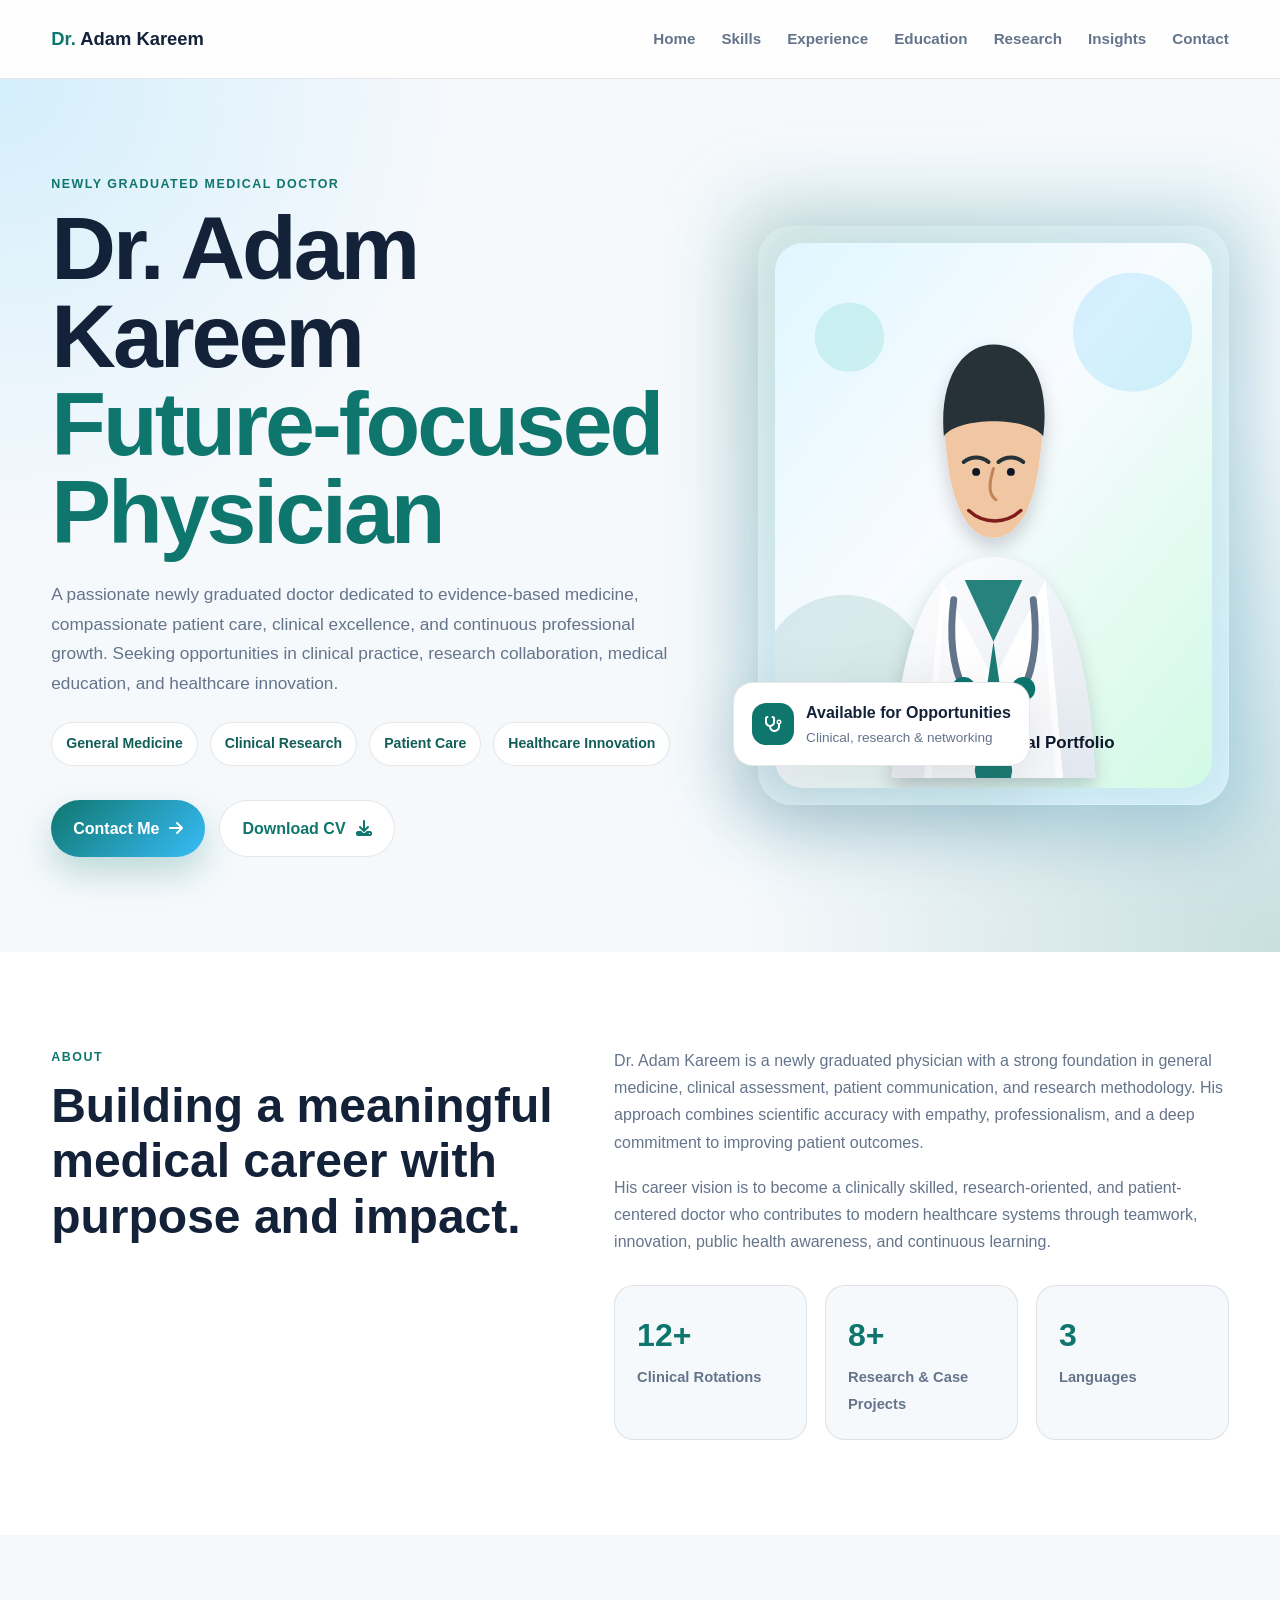
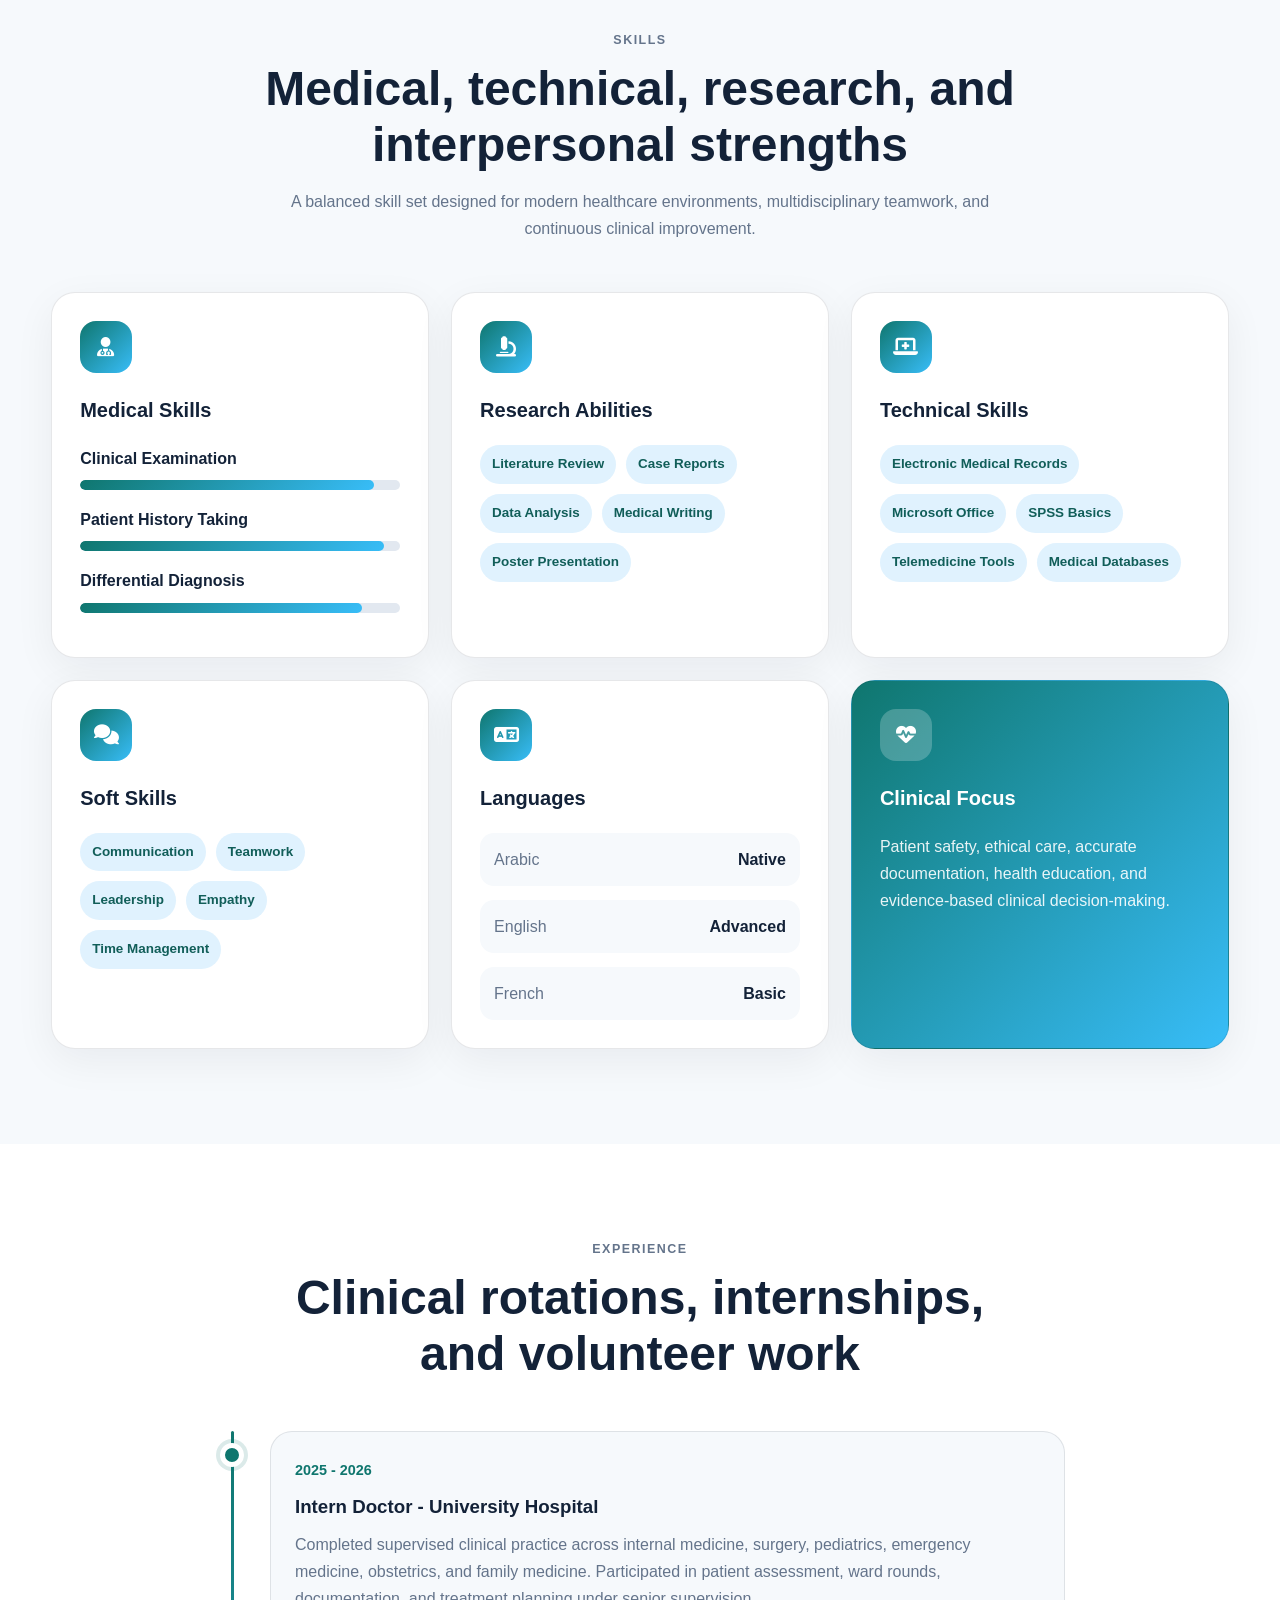
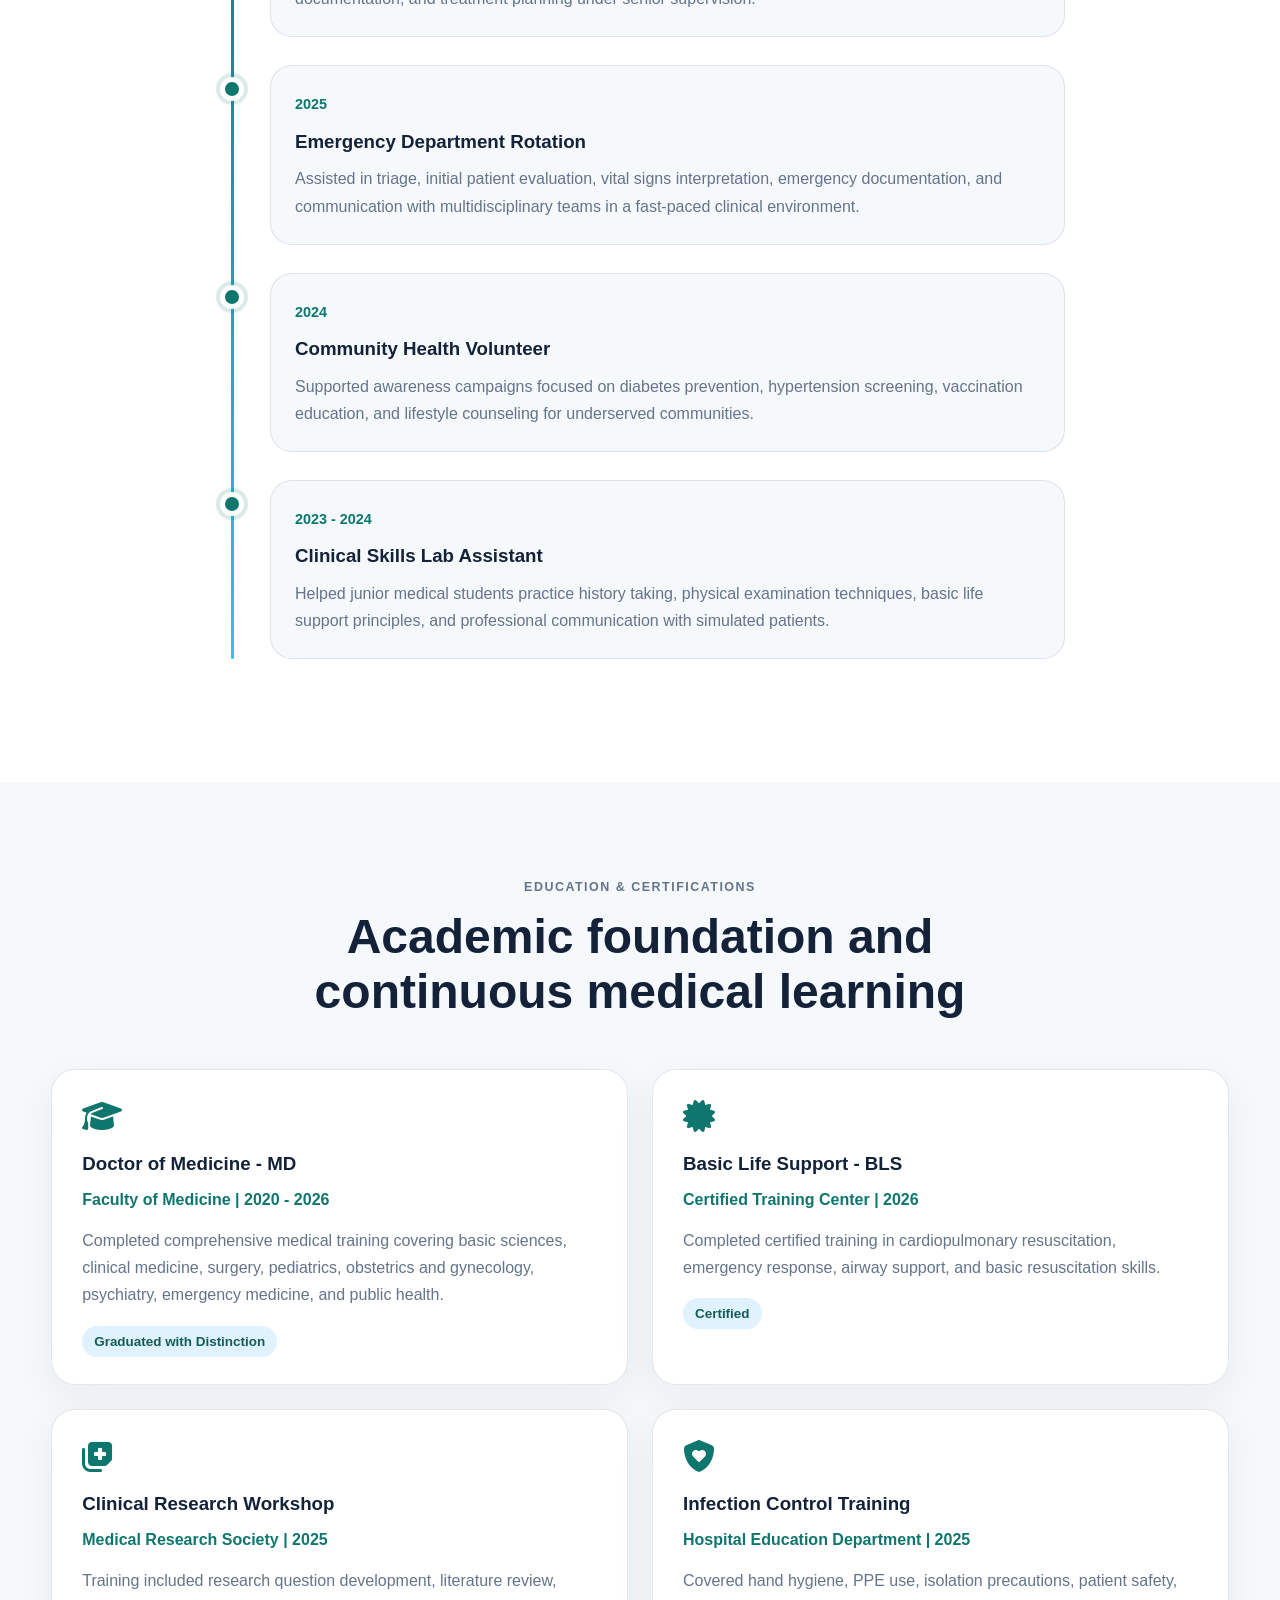
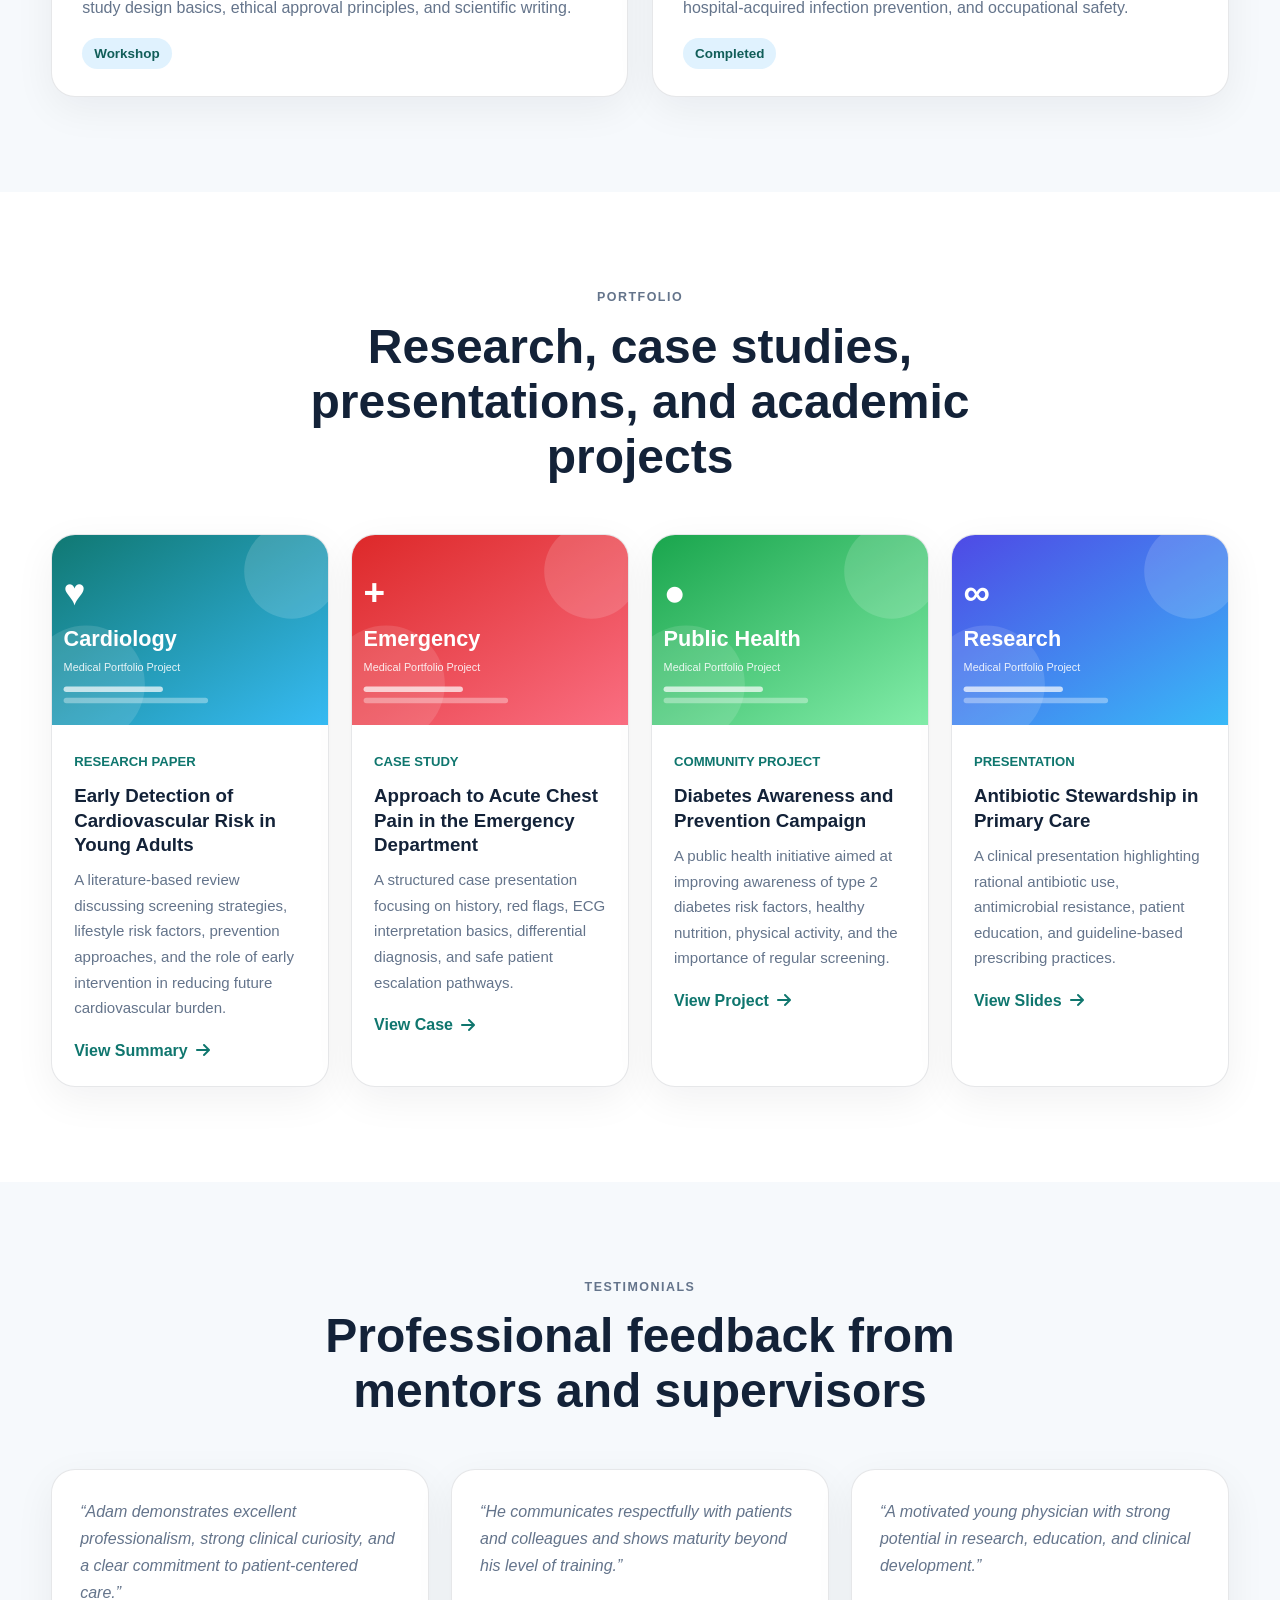
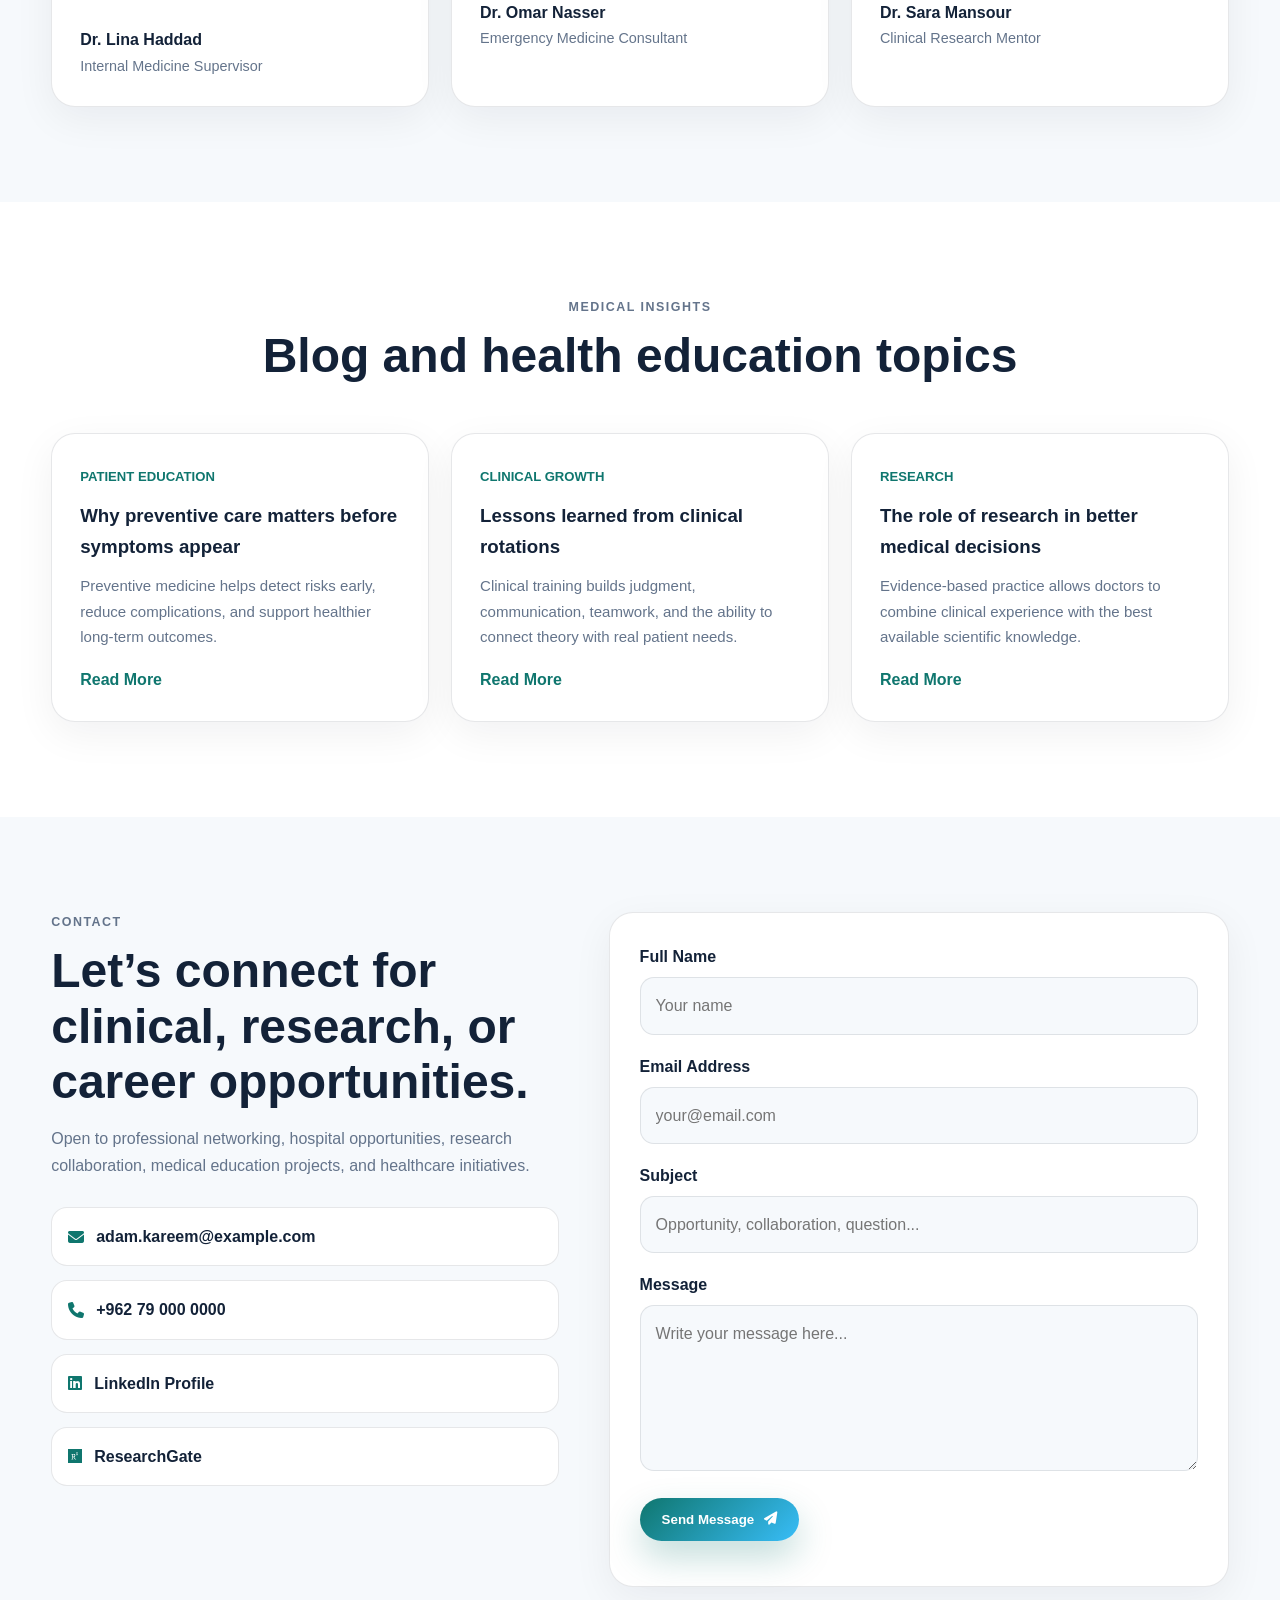
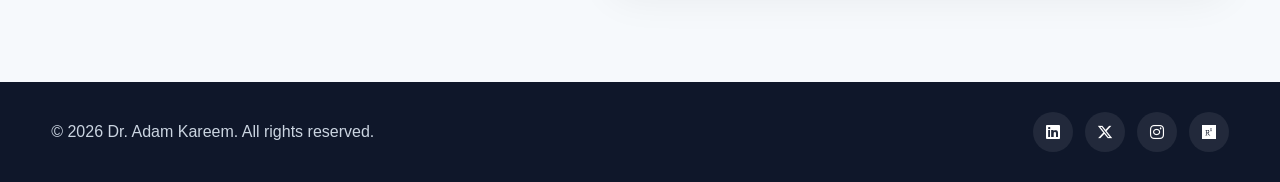
<file: index.html>
<!DOCTYPE html>
<html lang="en">
<head>
  <meta charset="UTF-8" />
  <meta name="viewport" content="width=device-width, initial-scale=1.0" />
  <title>Dr. Adam Kareem | Medical Portfolio</title>

  <link rel="stylesheet" href="mid14.css" />

  <!-- Icons -->
  <link
    rel="stylesheet"
    href="https://cdnjs.cloudflare.com/ajax/libs/font-awesome/6.5.1/css/all.min.css"
  />
</head>
<body>

  <!-- Navbar -->
  <header class="navbar">
    <div class="container nav-content">
      <a href="#home" class="logo">
        <span>Dr.</span> Adam Kareem
      </a>

      <button class="menu-toggle" id="menuToggle">
        <i class="fa-solid fa-bars"></i>
      </button>

      <nav class="nav-links" id="navLinks">
        <a href="#home">Home</a>
        <a href="#skills">Skills</a>
        <a href="#experience">Experience</a>
        <a href="#education">Education</a>
        <a href="#portfolio">Research</a>
        <a href="#blog">Insights</a>
        <a href="#contact">Contact</a>
      </nav>
    </div>
  </header>

  <!-- Hero -->
  <section class="hero section" id="home">
    <div class="container hero-grid">
      <div class="hero-text">
        <p class="eyebrow">Newly Graduated Medical Doctor</p>

        <h1>
          Dr. Adam Kareem
          <span>Future-focused Physician</span>
        </h1>

        <p class="hero-description">
          A passionate newly graduated doctor dedicated to evidence-based medicine,
          compassionate patient care, clinical excellence, and continuous professional
          growth. Seeking opportunities in clinical practice, research collaboration,
          medical education, and healthcare innovation.
        </p>

        <div class="hero-tags">
          <span>General Medicine</span>
          <span>Clinical Research</span>
          <span>Patient Care</span>
          <span>Healthcare Innovation</span>
        </div>

        <div class="hero-actions">
          <a href="#contact" class="btn primary-btn">
            Contact Me
            <i class="fa-solid fa-arrow-right"></i>
          </a>

          <a href="assets/Dr-Adam-Kareem-CV.pdf" class="btn secondary-btn" download>
            Download CV
            <i class="fa-solid fa-download"></i>
          </a>
        </div>
      </div>

      <div class="hero-image-card">
        <div class="image-glow"></div>
        <img id="profilePhoto" alt="Professional doctor headshot" />
        <div class="status-card">
          <i class="fa-solid fa-stethoscope"></i>
          <div>
            <strong>Available for Opportunities</strong>
            <span>Clinical, research & networking</span>
          </div>
        </div>
      </div>
    </div>
  </section>

  <!-- About -->
  <section class="section about-section">
    <div class="container about-grid">
      <div class="section-heading">
        <p class="eyebrow">About</p>
        <h2>Building a meaningful medical career with purpose and impact.</h2>
      </div>

      <div class="about-content">
        <p>
          Dr. Adam Kareem is a newly graduated physician with a strong foundation in
          general medicine, clinical assessment, patient communication, and research
          methodology. His approach combines scientific accuracy with empathy,
          professionalism, and a deep commitment to improving patient outcomes.
        </p>

        <p>
          His career vision is to become a clinically skilled, research-oriented, and
          patient-centered doctor who contributes to modern healthcare systems through
          teamwork, innovation, public health awareness, and continuous learning.
        </p>

        <div class="about-stats">
          <div>
            <strong>12+</strong>
            <span>Clinical Rotations</span>
          </div>
          <div>
            <strong>8+</strong>
            <span>Research & Case Projects</span>
          </div>
          <div>
            <strong>3</strong>
            <span>Languages</span>
          </div>
        </div>
      </div>
    </div>
  </section>

  <!-- Skills -->
  <section class="section skills-section" id="skills">
    <div class="container">
      <div class="section-title center">
        <p class="eyebrow">Skills</p>
        <h2>Medical, technical, research, and interpersonal strengths</h2>
        <p>
          A balanced skill set designed for modern healthcare environments,
          multidisciplinary teamwork, and continuous clinical improvement.
        </p>
      </div>

      <div class="skills-grid">
        <div class="skill-card">
          <i class="fa-solid fa-user-doctor"></i>
          <h3>Medical Skills</h3>

          <div class="skill-item">
            <span>Clinical Examination</span>
            <div class="progress"><div style="width: 92%"></div></div>
          </div>

          <div class="skill-item">
            <span>Patient History Taking</span>
            <div class="progress"><div style="width: 95%"></div></div>
          </div>

          <div class="skill-item">
            <span>Differential Diagnosis</span>
            <div class="progress"><div style="width: 88%"></div></div>
          </div>
        </div>

        <div class="skill-card">
          <i class="fa-solid fa-microscope"></i>
          <h3>Research Abilities</h3>

          <div class="skill-badges">
            <span>Literature Review</span>
            <span>Case Reports</span>
            <span>Data Analysis</span>
            <span>Medical Writing</span>
            <span>Poster Presentation</span>
          </div>
        </div>

        <div class="skill-card">
          <i class="fa-solid fa-laptop-medical"></i>
          <h3>Technical Skills</h3>

          <div class="skill-badges">
            <span>Electronic Medical Records</span>
            <span>Microsoft Office</span>
            <span>SPSS Basics</span>
            <span>Telemedicine Tools</span>
            <span>Medical Databases</span>
          </div>
        </div>

        <div class="skill-card">
          <i class="fa-solid fa-comments"></i>
          <h3>Soft Skills</h3>

          <div class="skill-badges">
            <span>Communication</span>
            <span>Teamwork</span>
            <span>Leadership</span>
            <span>Empathy</span>
            <span>Time Management</span>
          </div>
        </div>

        <div class="skill-card">
          <i class="fa-solid fa-language"></i>
          <h3>Languages</h3>

          <div class="language-list">
            <div>
              <span>Arabic</span>
              <strong>Native</strong>
            </div>
            <div>
              <span>English</span>
              <strong>Advanced</strong>
            </div>
            <div>
              <span>French</span>
              <strong>Basic</strong>
            </div>
          </div>
        </div>

        <div class="skill-card highlight-card">
          <i class="fa-solid fa-heart-pulse"></i>
          <h3>Clinical Focus</h3>
          <p>
            Patient safety, ethical care, accurate documentation, health education,
            and evidence-based clinical decision-making.
          </p>
        </div>
      </div>
    </div>
  </section>

  <!-- Experience -->
  <section class="section timeline-section" id="experience">
    <div class="container">
      <div class="section-title center">
        <p class="eyebrow">Experience</p>
        <h2>Clinical rotations, internships, and volunteer work</h2>
      </div>

      <div class="timeline">
        <div class="timeline-item">
          <div class="timeline-dot"></div>
          <div class="timeline-content">
            <span class="date">2025 - 2026</span>
            <h3>Intern Doctor - University Hospital</h3>
            <p>
              Completed supervised clinical practice across internal medicine,
              surgery, pediatrics, emergency medicine, obstetrics, and family medicine.
              Participated in patient assessment, ward rounds, documentation, and
              treatment planning under senior supervision.
            </p>
          </div>
        </div>

        <div class="timeline-item">
          <div class="timeline-dot"></div>
          <div class="timeline-content">
            <span class="date">2025</span>
            <h3>Emergency Department Rotation</h3>
            <p>
              Assisted in triage, initial patient evaluation, vital signs interpretation,
              emergency documentation, and communication with multidisciplinary teams
              in a fast-paced clinical environment.
            </p>
          </div>
        </div>

        <div class="timeline-item">
          <div class="timeline-dot"></div>
          <div class="timeline-content">
            <span class="date">2024</span>
            <h3>Community Health Volunteer</h3>
            <p>
              Supported awareness campaigns focused on diabetes prevention,
              hypertension screening, vaccination education, and lifestyle counseling
              for underserved communities.
            </p>
          </div>
        </div>

        <div class="timeline-item">
          <div class="timeline-dot"></div>
          <div class="timeline-content">
            <span class="date">2023 - 2024</span>
            <h3>Clinical Skills Lab Assistant</h3>
            <p>
              Helped junior medical students practice history taking, physical
              examination techniques, basic life support principles, and professional
              communication with simulated patients.
            </p>
          </div>
        </div>
      </div>
    </div>
  </section>

  <!-- Education -->
  <section class="section education-section" id="education">
    <div class="container">
      <div class="section-title center">
        <p class="eyebrow">Education & Certifications</p>
        <h2>Academic foundation and continuous medical learning</h2>
      </div>

      <div class="education-grid">
        <div class="education-card">
          <i class="fa-solid fa-graduation-cap"></i>
          <h3>Doctor of Medicine - MD</h3>
          <p class="meta">Faculty of Medicine | 2020 - 2026</p>
          <p>
            Completed comprehensive medical training covering basic sciences,
            clinical medicine, surgery, pediatrics, obstetrics and gynecology,
            psychiatry, emergency medicine, and public health.
          </p>
          <span class="badge">Graduated with Distinction</span>
        </div>

        <div class="education-card">
          <i class="fa-solid fa-certificate"></i>
          <h3>Basic Life Support - BLS</h3>
          <p class="meta">Certified Training Center | 2026</p>
          <p>
            Completed certified training in cardiopulmonary resuscitation,
            emergency response, airway support, and basic resuscitation skills.
          </p>
          <span class="badge">Certified</span>
        </div>

        <div class="education-card">
          <i class="fa-solid fa-notes-medical"></i>
          <h3>Clinical Research Workshop</h3>
          <p class="meta">Medical Research Society | 2025</p>
          <p>
            Training included research question development, literature review,
            study design basics, ethical approval principles, and scientific writing.
          </p>
          <span class="badge">Workshop</span>
        </div>

        <div class="education-card">
          <i class="fa-solid fa-shield-heart"></i>
          <h3>Infection Control Training</h3>
          <p class="meta">Hospital Education Department | 2025</p>
          <p>
            Covered hand hygiene, PPE use, isolation precautions, patient safety,
            hospital-acquired infection prevention, and occupational safety.
          </p>
          <span class="badge">Completed</span>
        </div>
      </div>
    </div>
  </section>

  <!-- Portfolio / Research -->
  <section class="section portfolio-section" id="portfolio">
    <div class="container">
      <div class="section-title center">
        <p class="eyebrow">Portfolio</p>
        <h2>Research, case studies, presentations, and academic projects</h2>
      </div>

      <div class="portfolio-grid">
        <article class="project-card">
          <img class="project-thumb" data-thumb="cardiology" alt="Cardiology research thumbnail" />
          <div class="project-body">
            <span>Research Paper</span>
            <h3>Early Detection of Cardiovascular Risk in Young Adults</h3>
            <p>
              A literature-based review discussing screening strategies, lifestyle
              risk factors, prevention approaches, and the role of early intervention
              in reducing future cardiovascular burden.
            </p>
            <a href="#">View Summary <i class="fa-solid fa-arrow-right"></i></a>
          </div>
        </article>

        <article class="project-card">
          <img class="project-thumb" data-thumb="emergency" alt="Emergency medicine thumbnail" />
          <div class="project-body">
            <span>Case Study</span>
            <h3>Approach to Acute Chest Pain in the Emergency Department</h3>
            <p>
              A structured case presentation focusing on history, red flags,
              ECG interpretation basics, differential diagnosis, and safe patient
              escalation pathways.
            </p>
            <a href="#">View Case <i class="fa-solid fa-arrow-right"></i></a>
          </div>
        </article>

        <article class="project-card">
          <img class="project-thumb" data-thumb="public-health" alt="Public health thumbnail" />
          <div class="project-body">
            <span>Community Project</span>
            <h3>Diabetes Awareness and Prevention Campaign</h3>
            <p>
              A public health initiative aimed at improving awareness of type 2
              diabetes risk factors, healthy nutrition, physical activity, and
              the importance of regular screening.
            </p>
            <a href="#">View Project <i class="fa-solid fa-arrow-right"></i></a>
          </div>
        </article>

        <article class="project-card">
          <img class="project-thumb" data-thumb="research" alt="Medical presentation thumbnail" />
          <div class="project-body">
            <span>Presentation</span>
            <h3>Antibiotic Stewardship in Primary Care</h3>
            <p>
              A clinical presentation highlighting rational antibiotic use,
              antimicrobial resistance, patient education, and guideline-based
              prescribing practices.
            </p>
            <a href="#">View Slides <i class="fa-solid fa-arrow-right"></i></a>
          </div>
        </article>
      </div>
    </div>
  </section>

  <!-- Testimonials -->
  <section class="section testimonials-section">
    <div class="container">
      <div class="section-title center">
        <p class="eyebrow">Testimonials</p>
        <h2>Professional feedback from mentors and supervisors</h2>
      </div>

      <div class="testimonials-grid">
        <div class="testimonial-card">
          <p>
            “Adam demonstrates excellent professionalism, strong clinical curiosity,
            and a clear commitment to patient-centered care.”
          </p>
          <div>
            <strong>Dr. Lina Haddad</strong>
            <span>Internal Medicine Supervisor</span>
          </div>
        </div>

        <div class="testimonial-card">
          <p>
            “He communicates respectfully with patients and colleagues and shows
            maturity beyond his level of training.”
          </p>
          <div>
            <strong>Dr. Omar Nasser</strong>
            <span>Emergency Medicine Consultant</span>
          </div>
        </div>

        <div class="testimonial-card">
          <p>
            “A motivated young physician with strong potential in research,
            education, and clinical development.”
          </p>
          <div>
            <strong>Dr. Sara Mansour</strong>
            <span>Clinical Research Mentor</span>
          </div>
        </div>
      </div>
    </div>
  </section>

  <!-- Blog -->
  <section class="section blog-section" id="blog">
    <div class="container">
      <div class="section-title center">
        <p class="eyebrow">Medical Insights</p>
        <h2>Blog and health education topics</h2>
      </div>

      <div class="blog-grid">
        <article class="blog-card">
          <span>Patient Education</span>
          <h3>Why preventive care matters before symptoms appear</h3>
          <p>
            Preventive medicine helps detect risks early, reduce complications,
            and support healthier long-term outcomes.
          </p>
          <a href="#">Read More</a>
        </article>

        <article class="blog-card">
          <span>Clinical Growth</span>
          <h3>Lessons learned from clinical rotations</h3>
          <p>
            Clinical training builds judgment, communication, teamwork, and the
            ability to connect theory with real patient needs.
          </p>
          <a href="#">Read More</a>
        </article>

        <article class="blog-card">
          <span>Research</span>
          <h3>The role of research in better medical decisions</h3>
          <p>
            Evidence-based practice allows doctors to combine clinical experience
            with the best available scientific knowledge.
          </p>
          <a href="#">Read More</a>
        </article>
      </div>
    </div>
  </section>

  <!-- Contact -->
  <section class="section contact-section" id="contact">
    <div class="container contact-grid">
      <div class="contact-info">
        <p class="eyebrow">Contact</p>
        <h2>Let’s connect for clinical, research, or career opportunities.</h2>
        <p>
          Open to professional networking, hospital opportunities, research
          collaboration, medical education projects, and healthcare initiatives.
        </p>

        <div class="contact-list">
          <a href="mailto:adam.kareem@example.com">
            <i class="fa-solid fa-envelope"></i>
            adam.kareem@example.com
          </a>

          <a href="tel:+962790000000">
            <i class="fa-solid fa-phone"></i>
            +962 79 000 0000
          </a>

          <a href="#">
            <i class="fa-brands fa-linkedin"></i>
            LinkedIn Profile
          </a>

          <a href="#">
            <i class="fa-brands fa-researchgate"></i>
            ResearchGate
          </a>
        </div>
      </div>

      <form class="contact-form" id="contactForm">
        <div class="form-group">
          <label for="name">Full Name</label>
          <input type="text" id="name" placeholder="Your name" required />
        </div>

        <div class="form-group">
          <label for="email">Email Address</label>
          <input type="email" id="email" placeholder="your@email.com" required />
        </div>

        <div class="form-group">
          <label for="subject">Subject</label>
          <input type="text" id="subject" placeholder="Opportunity, collaboration, question..." required />
        </div>

        <div class="form-group">
          <label for="message">Message</label>
          <textarea id="message" rows="5" placeholder="Write your message here..." required></textarea>
        </div>

        <button type="submit" class="btn primary-btn">
          Send Message
          <i class="fa-solid fa-paper-plane"></i>
        </button>

        <p class="form-message" id="formMessage"></p>
      </form>
    </div>
  </section>

  <!-- Footer -->
  <footer class="footer">
    <div class="container footer-content">
      <p>© 2026 Dr. Adam Kareem. All rights reserved.</p>

      <div class="footer-social">
        <a href="#"><i class="fa-brands fa-linkedin"></i></a>
        <a href="#"><i class="fa-brands fa-x-twitter"></i></a>
        <a href="#"><i class="fa-brands fa-instagram"></i></a>
        <a href="#"><i class="fa-brands fa-researchgate"></i></a>
      </div>
    </div>
  </footer>

  <button class="scroll-top" id="scrollTop">
    <i class="fa-solid fa-arrow-up"></i>
  </button>

  <script src="mid14.js"></script>
</body>
</html>
</file>
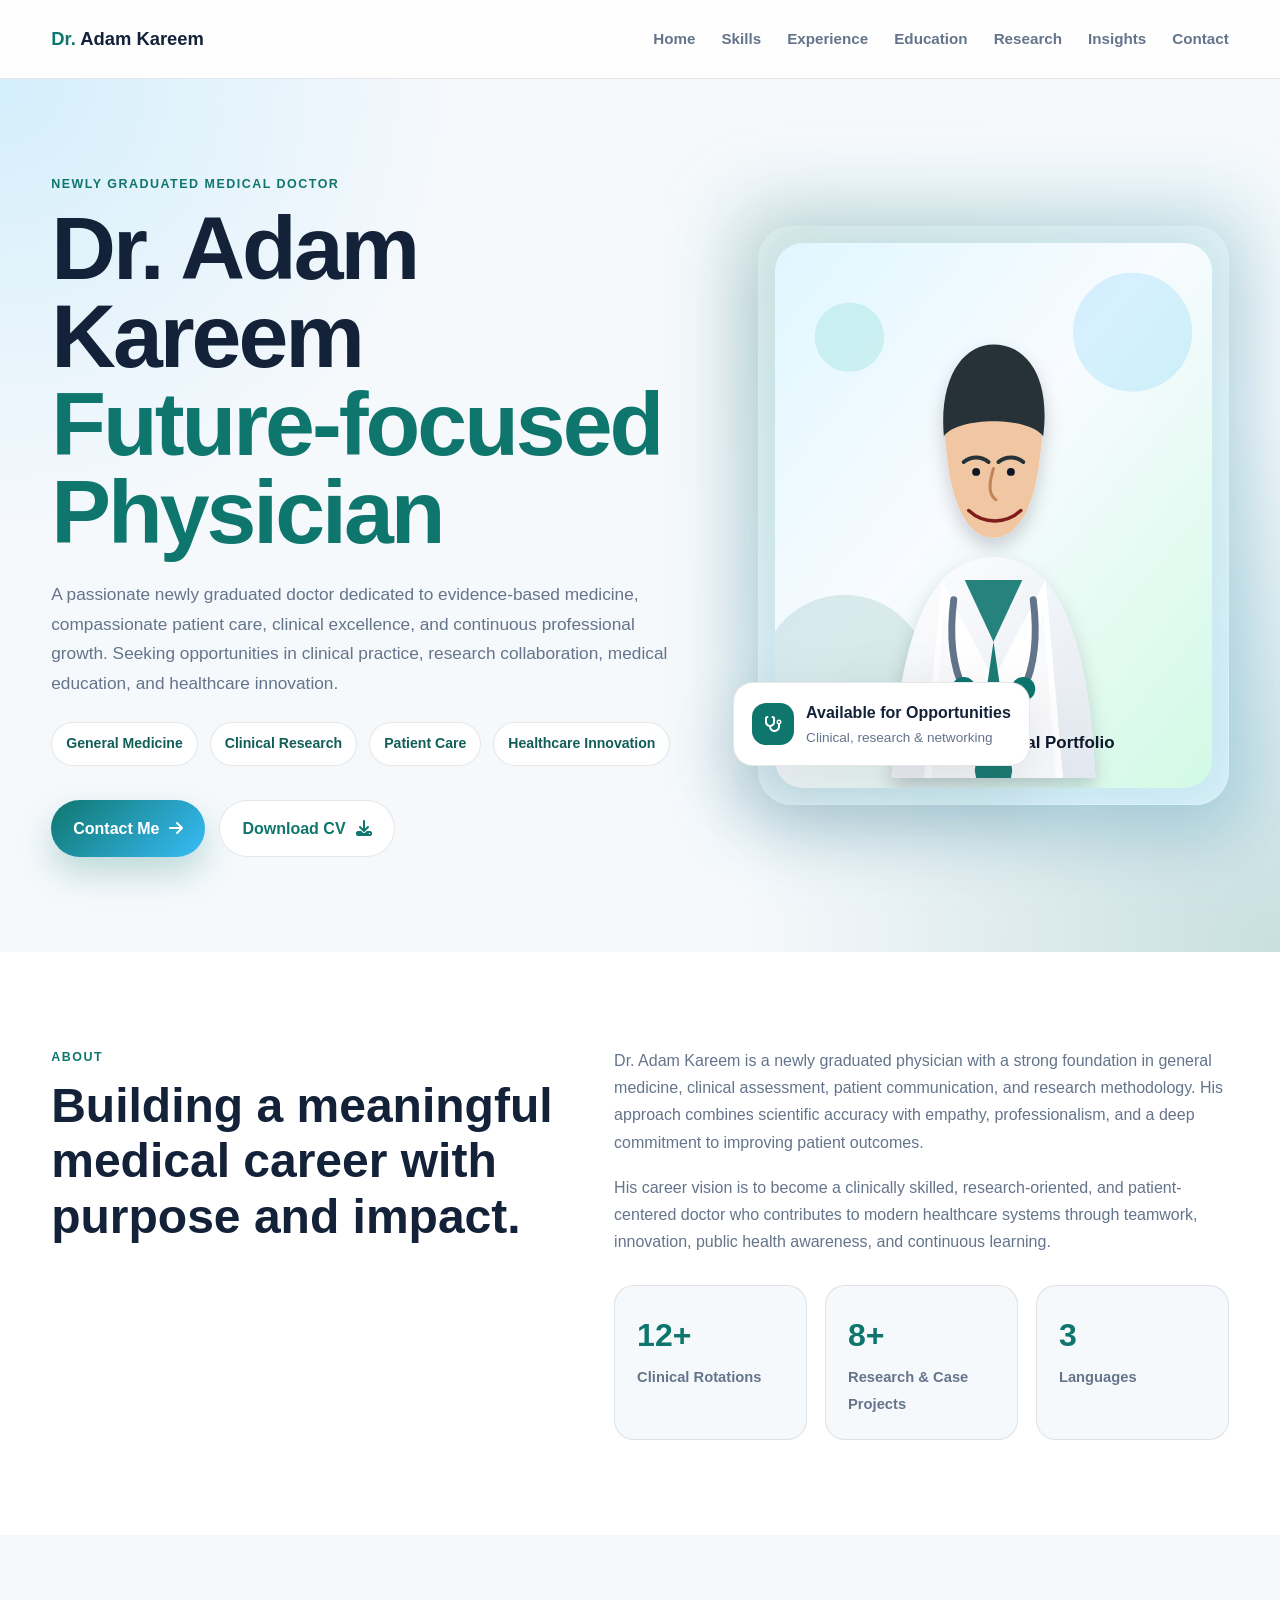
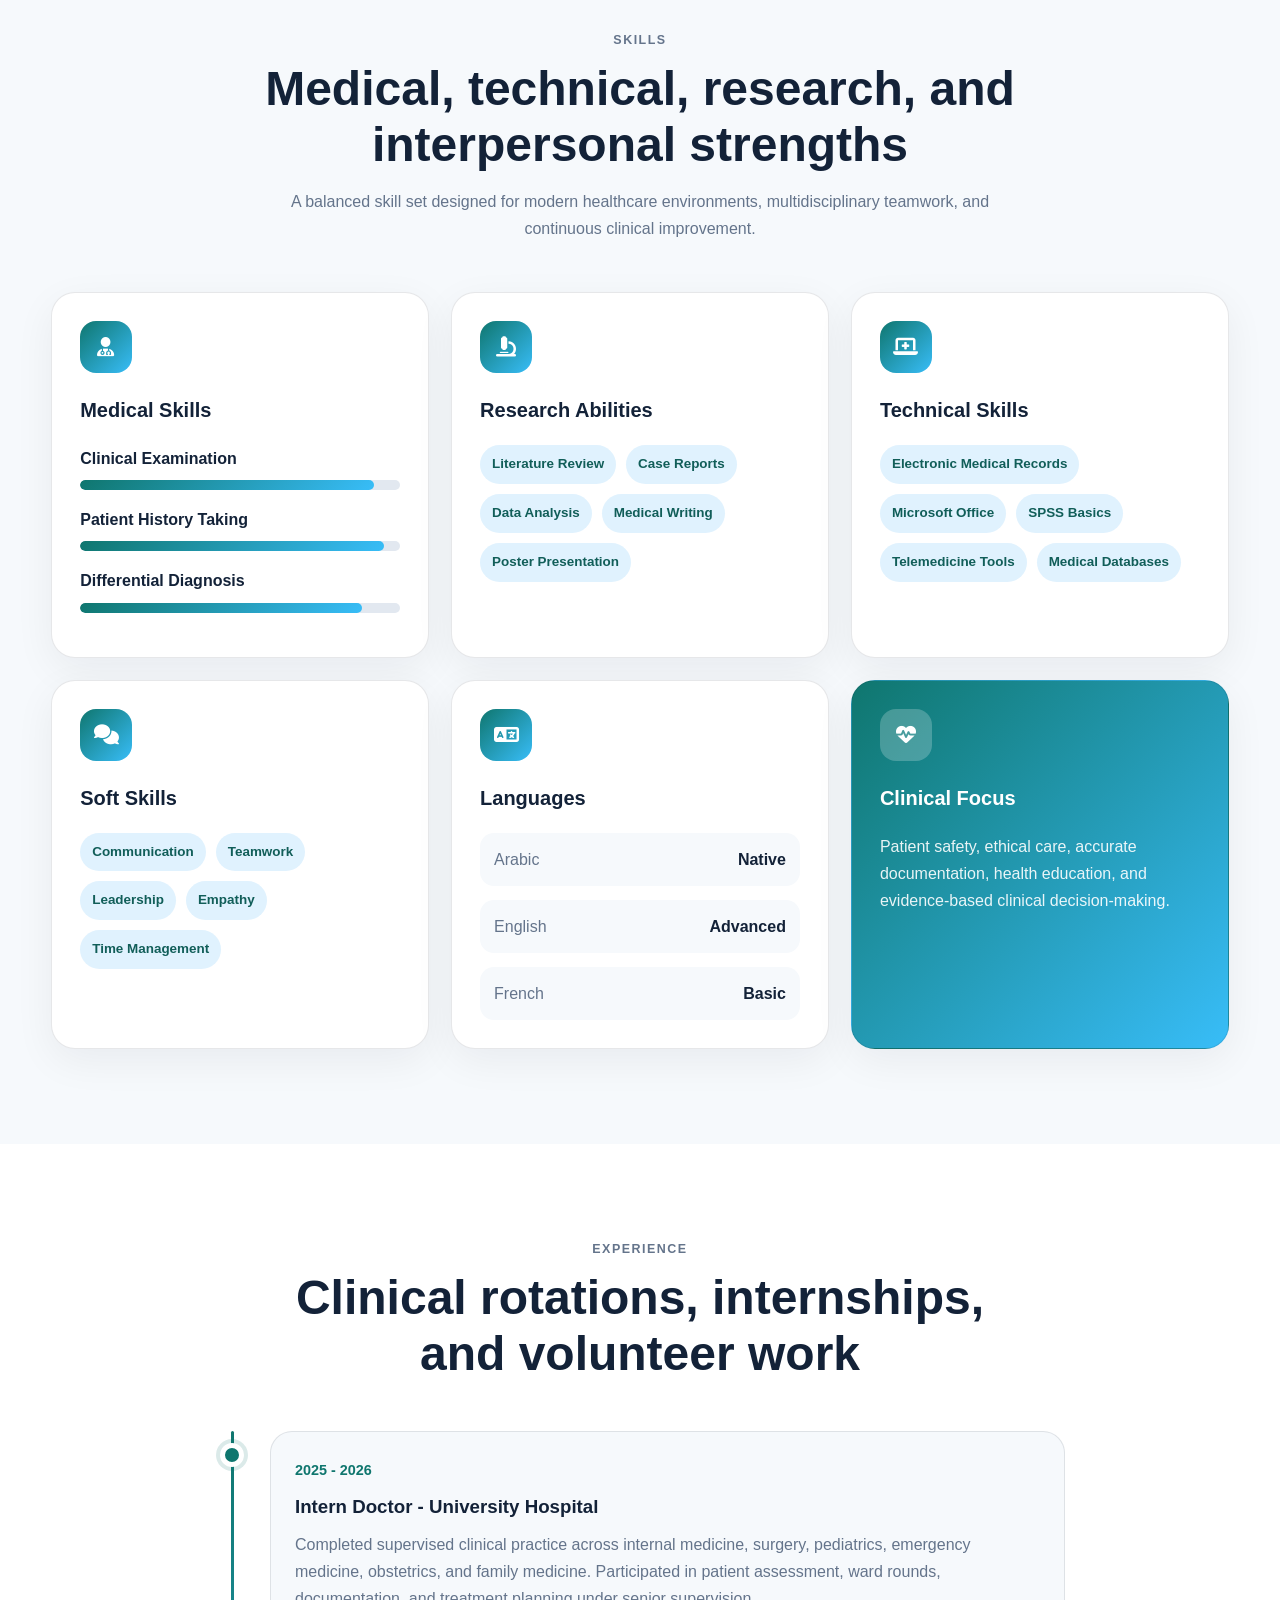
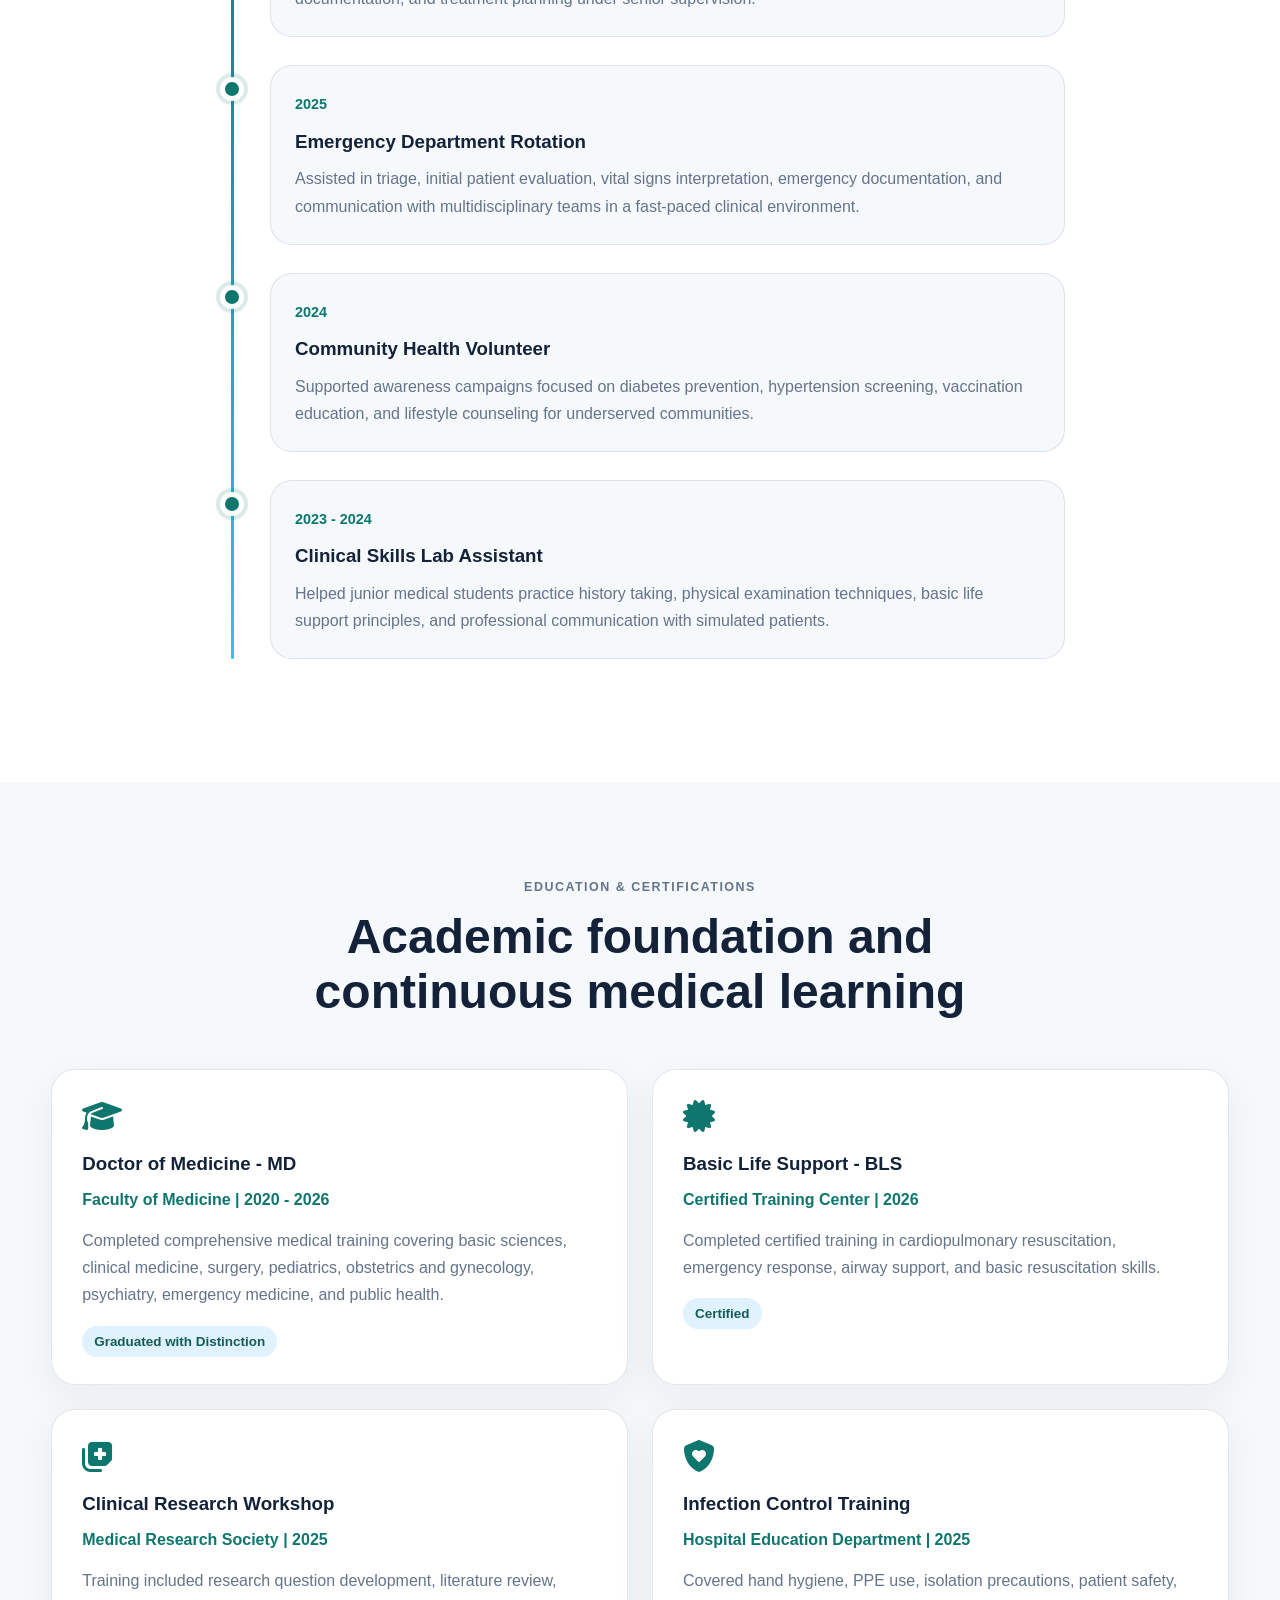
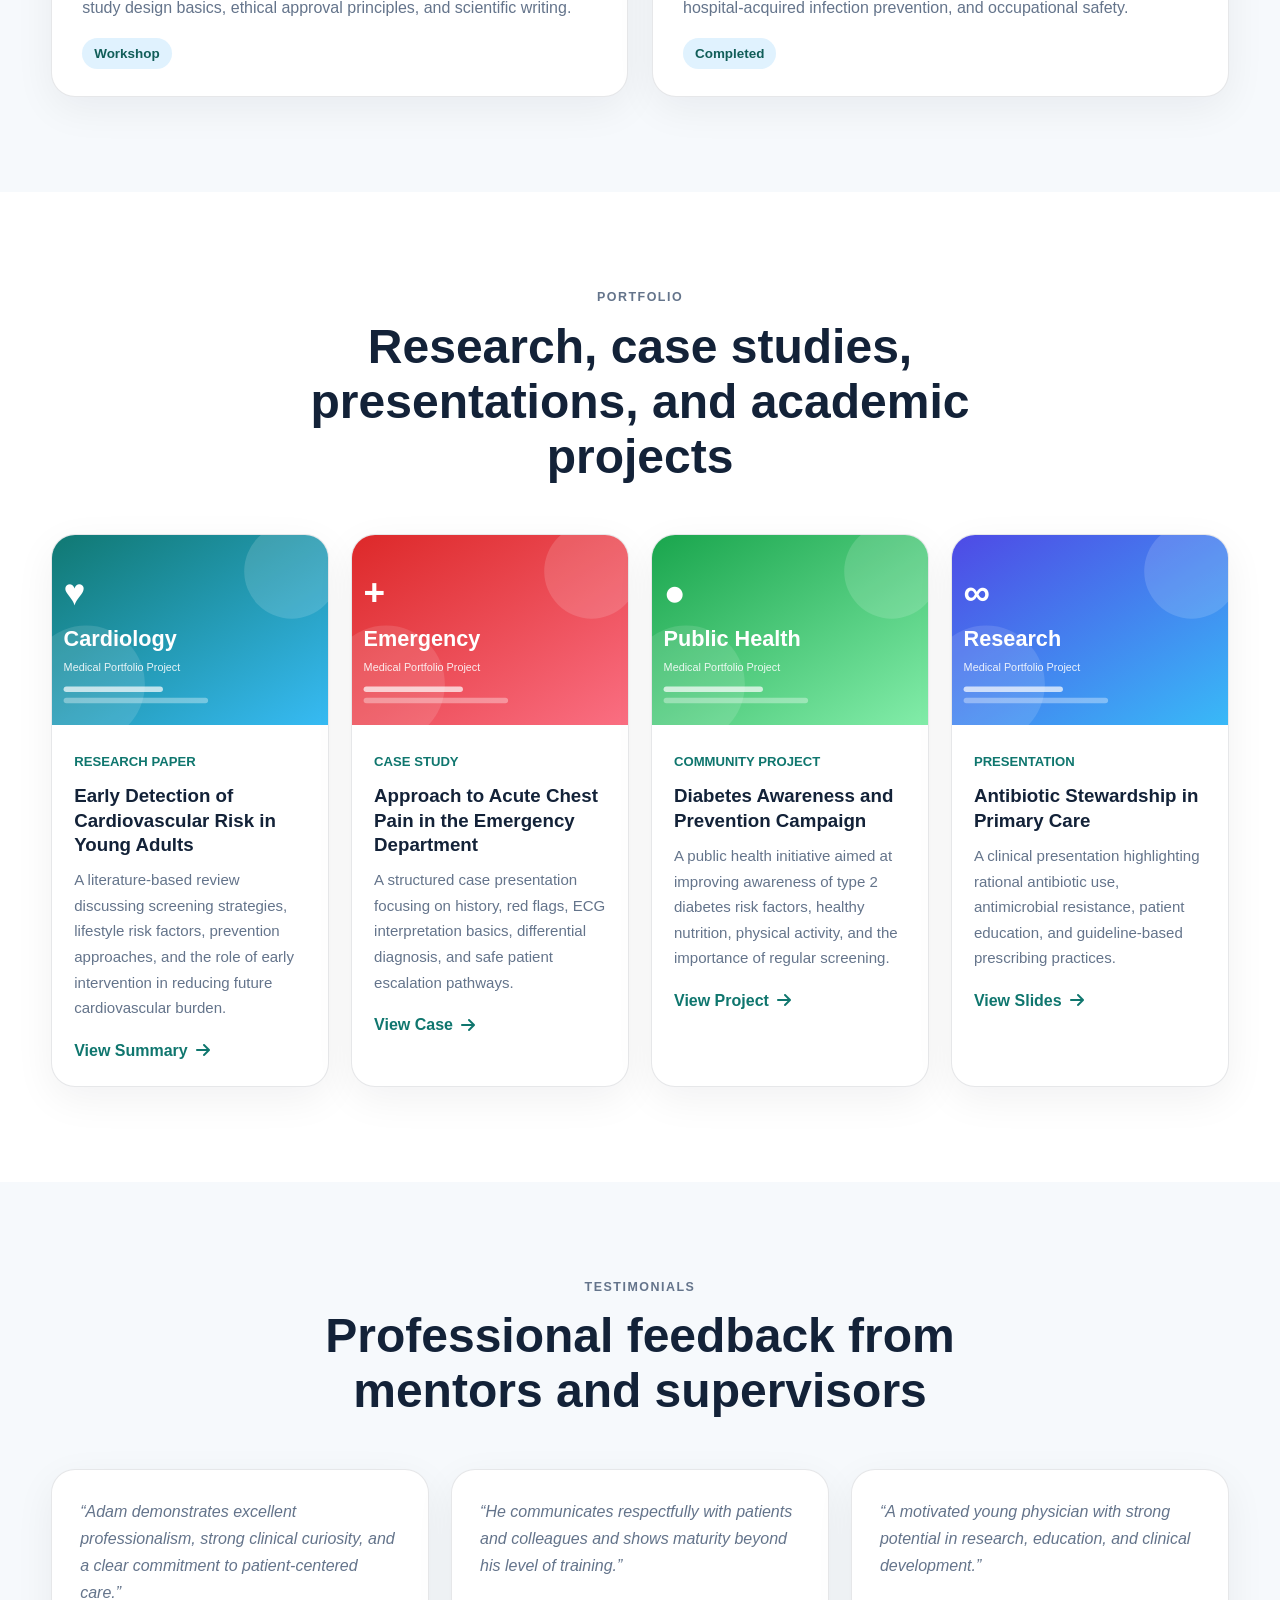
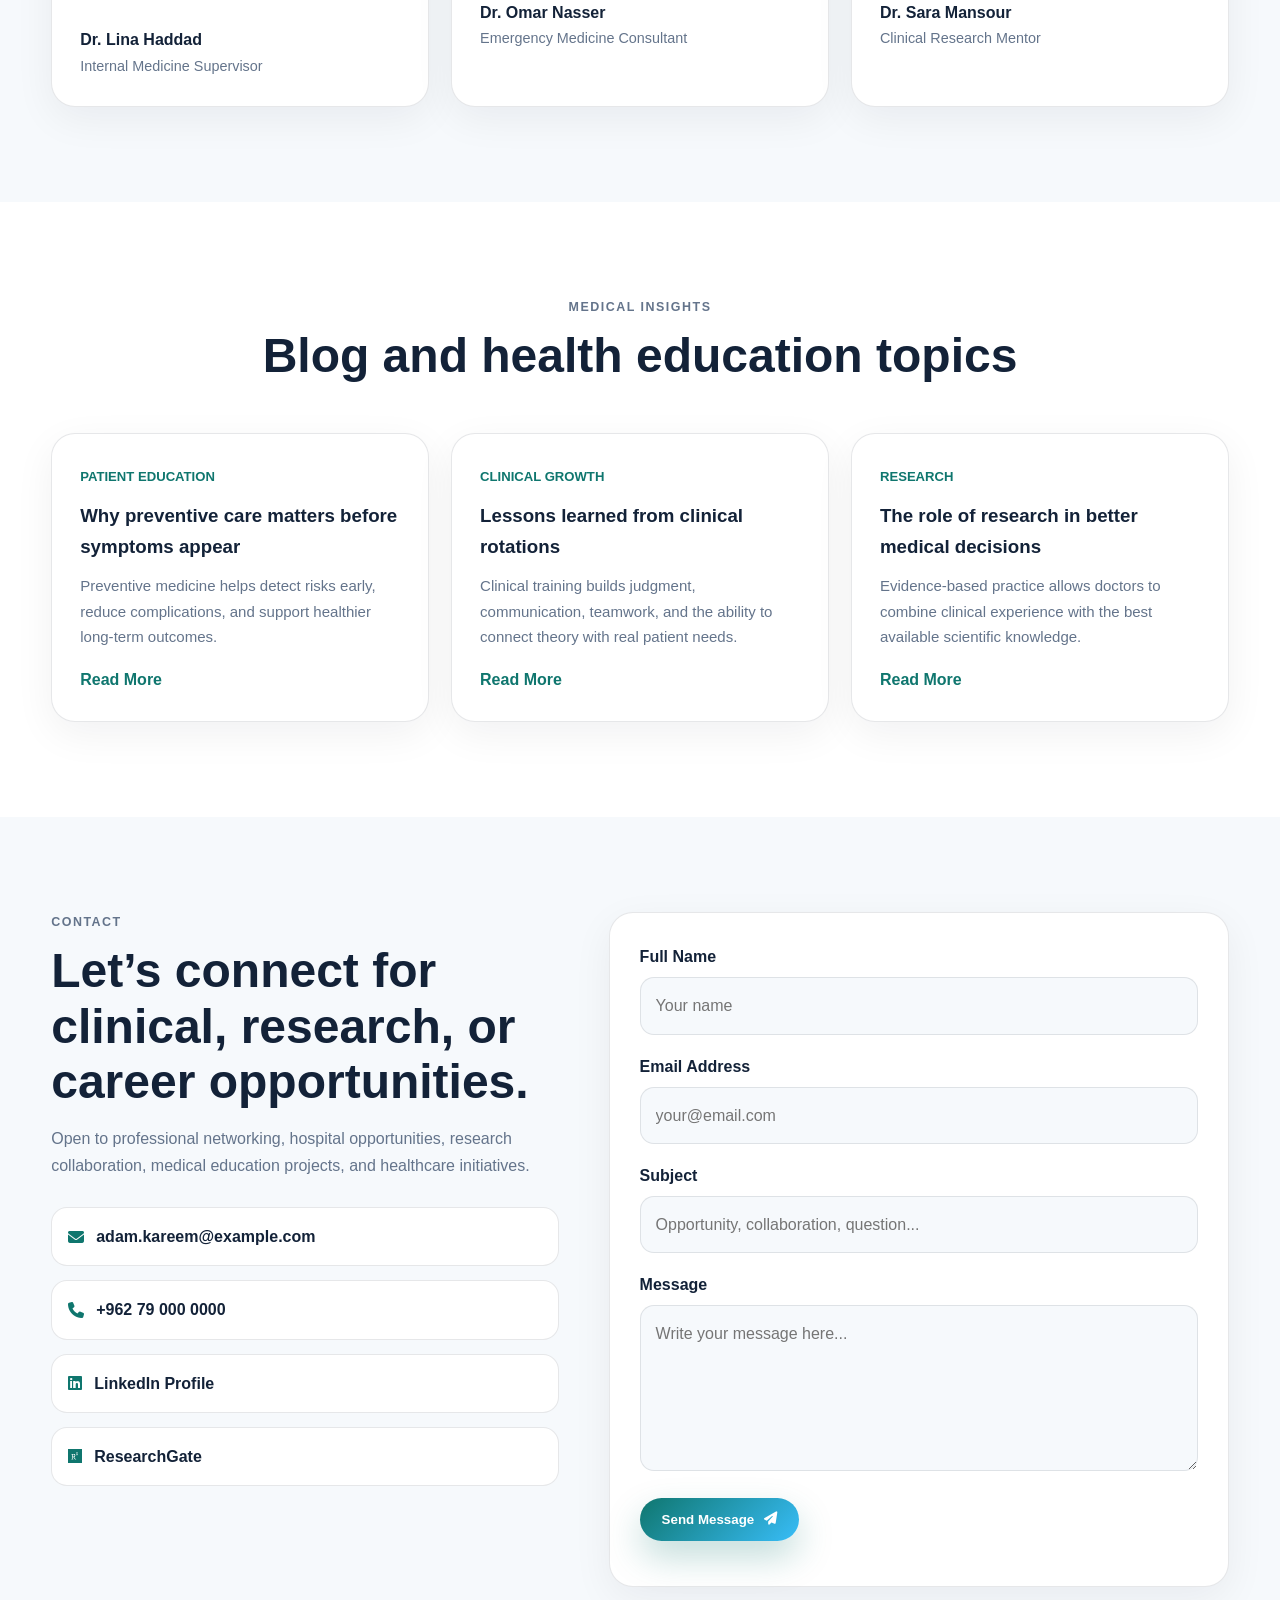
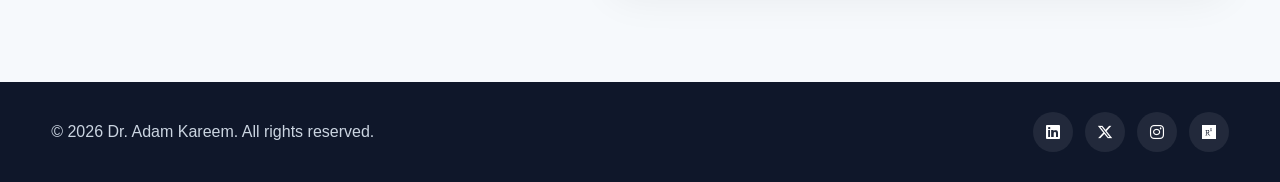
<file: mid14.html>
<!DOCTYPE html>
<html lang="en">
<head>
  <meta charset="UTF-8" />
  <meta name="viewport" content="width=device-width, initial-scale=1.0" />
  <title>Dr. Adam Kareem | Medical Portfolio</title>

  <link rel="stylesheet" href="mid14.css" />

  <!-- Icons -->
  <link
    rel="stylesheet"
    href="https://cdnjs.cloudflare.com/ajax/libs/font-awesome/6.5.1/css/all.min.css"
  />
</head>
<body>

  <!-- Navbar -->
  <header class="navbar">
    <div class="container nav-content">
      <a href="#home" class="logo">
        <span>Dr.</span> Adam Kareem
      </a>

      <button class="menu-toggle" id="menuToggle">
        <i class="fa-solid fa-bars"></i>
      </button>

      <nav class="nav-links" id="navLinks">
        <a href="#home">Home</a>
        <a href="#skills">Skills</a>
        <a href="#experience">Experience</a>
        <a href="#education">Education</a>
        <a href="#portfolio">Research</a>
        <a href="#blog">Insights</a>
        <a href="#contact">Contact</a>
      </nav>
    </div>
  </header>

  <!-- Hero -->
  <section class="hero section" id="home">
    <div class="container hero-grid">
      <div class="hero-text">
        <p class="eyebrow">Newly Graduated Medical Doctor</p>

        <h1>
          Dr. Adam Kareem
          <span>Future-focused Physician</span>
        </h1>

        <p class="hero-description">
          A passionate newly graduated doctor dedicated to evidence-based medicine,
          compassionate patient care, clinical excellence, and continuous professional
          growth. Seeking opportunities in clinical practice, research collaboration,
          medical education, and healthcare innovation.
        </p>

        <div class="hero-tags">
          <span>General Medicine</span>
          <span>Clinical Research</span>
          <span>Patient Care</span>
          <span>Healthcare Innovation</span>
        </div>

        <div class="hero-actions">
          <a href="#contact" class="btn primary-btn">
            Contact Me
            <i class="fa-solid fa-arrow-right"></i>
          </a>

          <a href="assets/Dr-Adam-Kareem-CV.pdf" class="btn secondary-btn" download>
            Download CV
            <i class="fa-solid fa-download"></i>
          </a>
        </div>
      </div>

      <div class="hero-image-card">
        <div class="image-glow"></div>
        <img id="profilePhoto" alt="Professional doctor headshot" />
        <div class="status-card">
          <i class="fa-solid fa-stethoscope"></i>
          <div>
            <strong>Available for Opportunities</strong>
            <span>Clinical, research & networking</span>
          </div>
        </div>
      </div>
    </div>
  </section>

  <!-- About -->
  <section class="section about-section">
    <div class="container about-grid">
      <div class="section-heading">
        <p class="eyebrow">About</p>
        <h2>Building a meaningful medical career with purpose and impact.</h2>
      </div>

      <div class="about-content">
        <p>
          Dr. Adam Kareem is a newly graduated physician with a strong foundation in
          general medicine, clinical assessment, patient communication, and research
          methodology. His approach combines scientific accuracy with empathy,
          professionalism, and a deep commitment to improving patient outcomes.
        </p>

        <p>
          His career vision is to become a clinically skilled, research-oriented, and
          patient-centered doctor who contributes to modern healthcare systems through
          teamwork, innovation, public health awareness, and continuous learning.
        </p>

        <div class="about-stats">
          <div>
            <strong>12+</strong>
            <span>Clinical Rotations</span>
          </div>
          <div>
            <strong>8+</strong>
            <span>Research & Case Projects</span>
          </div>
          <div>
            <strong>3</strong>
            <span>Languages</span>
          </div>
        </div>
      </div>
    </div>
  </section>

  <!-- Skills -->
  <section class="section skills-section" id="skills">
    <div class="container">
      <div class="section-title center">
        <p class="eyebrow">Skills</p>
        <h2>Medical, technical, research, and interpersonal strengths</h2>
        <p>
          A balanced skill set designed for modern healthcare environments,
          multidisciplinary teamwork, and continuous clinical improvement.
        </p>
      </div>

      <div class="skills-grid">
        <div class="skill-card">
          <i class="fa-solid fa-user-doctor"></i>
          <h3>Medical Skills</h3>

          <div class="skill-item">
            <span>Clinical Examination</span>
            <div class="progress"><div style="width: 92%"></div></div>
          </div>

          <div class="skill-item">
            <span>Patient History Taking</span>
            <div class="progress"><div style="width: 95%"></div></div>
          </div>

          <div class="skill-item">
            <span>Differential Diagnosis</span>
            <div class="progress"><div style="width: 88%"></div></div>
          </div>
        </div>

        <div class="skill-card">
          <i class="fa-solid fa-microscope"></i>
          <h3>Research Abilities</h3>

          <div class="skill-badges">
            <span>Literature Review</span>
            <span>Case Reports</span>
            <span>Data Analysis</span>
            <span>Medical Writing</span>
            <span>Poster Presentation</span>
          </div>
        </div>

        <div class="skill-card">
          <i class="fa-solid fa-laptop-medical"></i>
          <h3>Technical Skills</h3>

          <div class="skill-badges">
            <span>Electronic Medical Records</span>
            <span>Microsoft Office</span>
            <span>SPSS Basics</span>
            <span>Telemedicine Tools</span>
            <span>Medical Databases</span>
          </div>
        </div>

        <div class="skill-card">
          <i class="fa-solid fa-comments"></i>
          <h3>Soft Skills</h3>

          <div class="skill-badges">
            <span>Communication</span>
            <span>Teamwork</span>
            <span>Leadership</span>
            <span>Empathy</span>
            <span>Time Management</span>
          </div>
        </div>

        <div class="skill-card">
          <i class="fa-solid fa-language"></i>
          <h3>Languages</h3>

          <div class="language-list">
            <div>
              <span>Arabic</span>
              <strong>Native</strong>
            </div>
            <div>
              <span>English</span>
              <strong>Advanced</strong>
            </div>
            <div>
              <span>French</span>
              <strong>Basic</strong>
            </div>
          </div>
        </div>

        <div class="skill-card highlight-card">
          <i class="fa-solid fa-heart-pulse"></i>
          <h3>Clinical Focus</h3>
          <p>
            Patient safety, ethical care, accurate documentation, health education,
            and evidence-based clinical decision-making.
          </p>
        </div>
      </div>
    </div>
  </section>

  <!-- Experience -->
  <section class="section timeline-section" id="experience">
    <div class="container">
      <div class="section-title center">
        <p class="eyebrow">Experience</p>
        <h2>Clinical rotations, internships, and volunteer work</h2>
      </div>

      <div class="timeline">
        <div class="timeline-item">
          <div class="timeline-dot"></div>
          <div class="timeline-content">
            <span class="date">2025 - 2026</span>
            <h3>Intern Doctor - University Hospital</h3>
            <p>
              Completed supervised clinical practice across internal medicine,
              surgery, pediatrics, emergency medicine, obstetrics, and family medicine.
              Participated in patient assessment, ward rounds, documentation, and
              treatment planning under senior supervision.
            </p>
          </div>
        </div>

        <div class="timeline-item">
          <div class="timeline-dot"></div>
          <div class="timeline-content">
            <span class="date">2025</span>
            <h3>Emergency Department Rotation</h3>
            <p>
              Assisted in triage, initial patient evaluation, vital signs interpretation,
              emergency documentation, and communication with multidisciplinary teams
              in a fast-paced clinical environment.
            </p>
          </div>
        </div>

        <div class="timeline-item">
          <div class="timeline-dot"></div>
          <div class="timeline-content">
            <span class="date">2024</span>
            <h3>Community Health Volunteer</h3>
            <p>
              Supported awareness campaigns focused on diabetes prevention,
              hypertension screening, vaccination education, and lifestyle counseling
              for underserved communities.
            </p>
          </div>
        </div>

        <div class="timeline-item">
          <div class="timeline-dot"></div>
          <div class="timeline-content">
            <span class="date">2023 - 2024</span>
            <h3>Clinical Skills Lab Assistant</h3>
            <p>
              Helped junior medical students practice history taking, physical
              examination techniques, basic life support principles, and professional
              communication with simulated patients.
            </p>
          </div>
        </div>
      </div>
    </div>
  </section>

  <!-- Education -->
  <section class="section education-section" id="education">
    <div class="container">
      <div class="section-title center">
        <p class="eyebrow">Education & Certifications</p>
        <h2>Academic foundation and continuous medical learning</h2>
      </div>

      <div class="education-grid">
        <div class="education-card">
          <i class="fa-solid fa-graduation-cap"></i>
          <h3>Doctor of Medicine - MD</h3>
          <p class="meta">Faculty of Medicine | 2020 - 2026</p>
          <p>
            Completed comprehensive medical training covering basic sciences,
            clinical medicine, surgery, pediatrics, obstetrics and gynecology,
            psychiatry, emergency medicine, and public health.
          </p>
          <span class="badge">Graduated with Distinction</span>
        </div>

        <div class="education-card">
          <i class="fa-solid fa-certificate"></i>
          <h3>Basic Life Support - BLS</h3>
          <p class="meta">Certified Training Center | 2026</p>
          <p>
            Completed certified training in cardiopulmonary resuscitation,
            emergency response, airway support, and basic resuscitation skills.
          </p>
          <span class="badge">Certified</span>
        </div>

        <div class="education-card">
          <i class="fa-solid fa-notes-medical"></i>
          <h3>Clinical Research Workshop</h3>
          <p class="meta">Medical Research Society | 2025</p>
          <p>
            Training included research question development, literature review,
            study design basics, ethical approval principles, and scientific writing.
          </p>
          <span class="badge">Workshop</span>
        </div>

        <div class="education-card">
          <i class="fa-solid fa-shield-heart"></i>
          <h3>Infection Control Training</h3>
          <p class="meta">Hospital Education Department | 2025</p>
          <p>
            Covered hand hygiene, PPE use, isolation precautions, patient safety,
            hospital-acquired infection prevention, and occupational safety.
          </p>
          <span class="badge">Completed</span>
        </div>
      </div>
    </div>
  </section>

  <!-- Portfolio / Research -->
  <section class="section portfolio-section" id="portfolio">
    <div class="container">
      <div class="section-title center">
        <p class="eyebrow">Portfolio</p>
        <h2>Research, case studies, presentations, and academic projects</h2>
      </div>

      <div class="portfolio-grid">
        <article class="project-card">
          <img class="project-thumb" data-thumb="cardiology" alt="Cardiology research thumbnail" />
          <div class="project-body">
            <span>Research Paper</span>
            <h3>Early Detection of Cardiovascular Risk in Young Adults</h3>
            <p>
              A literature-based review discussing screening strategies, lifestyle
              risk factors, prevention approaches, and the role of early intervention
              in reducing future cardiovascular burden.
            </p>
            <a href="#">View Summary <i class="fa-solid fa-arrow-right"></i></a>
          </div>
        </article>

        <article class="project-card">
          <img class="project-thumb" data-thumb="emergency" alt="Emergency medicine thumbnail" />
          <div class="project-body">
            <span>Case Study</span>
            <h3>Approach to Acute Chest Pain in the Emergency Department</h3>
            <p>
              A structured case presentation focusing on history, red flags,
              ECG interpretation basics, differential diagnosis, and safe patient
              escalation pathways.
            </p>
            <a href="#">View Case <i class="fa-solid fa-arrow-right"></i></a>
          </div>
        </article>

        <article class="project-card">
          <img class="project-thumb" data-thumb="public-health" alt="Public health thumbnail" />
          <div class="project-body">
            <span>Community Project</span>
            <h3>Diabetes Awareness and Prevention Campaign</h3>
            <p>
              A public health initiative aimed at improving awareness of type 2
              diabetes risk factors, healthy nutrition, physical activity, and
              the importance of regular screening.
            </p>
            <a href="#">View Project <i class="fa-solid fa-arrow-right"></i></a>
          </div>
        </article>

        <article class="project-card">
          <img class="project-thumb" data-thumb="research" alt="Medical presentation thumbnail" />
          <div class="project-body">
            <span>Presentation</span>
            <h3>Antibiotic Stewardship in Primary Care</h3>
            <p>
              A clinical presentation highlighting rational antibiotic use,
              antimicrobial resistance, patient education, and guideline-based
              prescribing practices.
            </p>
            <a href="#">View Slides <i class="fa-solid fa-arrow-right"></i></a>
          </div>
        </article>
      </div>
    </div>
  </section>

  <!-- Testimonials -->
  <section class="section testimonials-section">
    <div class="container">
      <div class="section-title center">
        <p class="eyebrow">Testimonials</p>
        <h2>Professional feedback from mentors and supervisors</h2>
      </div>

      <div class="testimonials-grid">
        <div class="testimonial-card">
          <p>
            “Adam demonstrates excellent professionalism, strong clinical curiosity,
            and a clear commitment to patient-centered care.”
          </p>
          <div>
            <strong>Dr. Lina Haddad</strong>
            <span>Internal Medicine Supervisor</span>
          </div>
        </div>

        <div class="testimonial-card">
          <p>
            “He communicates respectfully with patients and colleagues and shows
            maturity beyond his level of training.”
          </p>
          <div>
            <strong>Dr. Omar Nasser</strong>
            <span>Emergency Medicine Consultant</span>
          </div>
        </div>

        <div class="testimonial-card">
          <p>
            “A motivated young physician with strong potential in research,
            education, and clinical development.”
          </p>
          <div>
            <strong>Dr. Sara Mansour</strong>
            <span>Clinical Research Mentor</span>
          </div>
        </div>
      </div>
    </div>
  </section>

  <!-- Blog -->
  <section class="section blog-section" id="blog">
    <div class="container">
      <div class="section-title center">
        <p class="eyebrow">Medical Insights</p>
        <h2>Blog and health education topics</h2>
      </div>

      <div class="blog-grid">
        <article class="blog-card">
          <span>Patient Education</span>
          <h3>Why preventive care matters before symptoms appear</h3>
          <p>
            Preventive medicine helps detect risks early, reduce complications,
            and support healthier long-term outcomes.
          </p>
          <a href="#">Read More</a>
        </article>

        <article class="blog-card">
          <span>Clinical Growth</span>
          <h3>Lessons learned from clinical rotations</h3>
          <p>
            Clinical training builds judgment, communication, teamwork, and the
            ability to connect theory with real patient needs.
          </p>
          <a href="#">Read More</a>
        </article>

        <article class="blog-card">
          <span>Research</span>
          <h3>The role of research in better medical decisions</h3>
          <p>
            Evidence-based practice allows doctors to combine clinical experience
            with the best available scientific knowledge.
          </p>
          <a href="#">Read More</a>
        </article>
      </div>
    </div>
  </section>

  <!-- Contact -->
  <section class="section contact-section" id="contact">
    <div class="container contact-grid">
      <div class="contact-info">
        <p class="eyebrow">Contact</p>
        <h2>Let’s connect for clinical, research, or career opportunities.</h2>
        <p>
          Open to professional networking, hospital opportunities, research
          collaboration, medical education projects, and healthcare initiatives.
        </p>

        <div class="contact-list">
          <a href="mailto:adam.kareem@example.com">
            <i class="fa-solid fa-envelope"></i>
            adam.kareem@example.com
          </a>

          <a href="tel:+962790000000">
            <i class="fa-solid fa-phone"></i>
            +962 79 000 0000
          </a>

          <a href="#">
            <i class="fa-brands fa-linkedin"></i>
            LinkedIn Profile
          </a>

          <a href="#">
            <i class="fa-brands fa-researchgate"></i>
            ResearchGate
          </a>
        </div>
      </div>

      <form class="contact-form" id="contactForm">
        <div class="form-group">
          <label for="name">Full Name</label>
          <input type="text" id="name" placeholder="Your name" required />
        </div>

        <div class="form-group">
          <label for="email">Email Address</label>
          <input type="email" id="email" placeholder="your@email.com" required />
        </div>

        <div class="form-group">
          <label for="subject">Subject</label>
          <input type="text" id="subject" placeholder="Opportunity, collaboration, question..." required />
        </div>

        <div class="form-group">
          <label for="message">Message</label>
          <textarea id="message" rows="5" placeholder="Write your message here..." required></textarea>
        </div>

        <button type="submit" class="btn primary-btn">
          Send Message
          <i class="fa-solid fa-paper-plane"></i>
        </button>

        <p class="form-message" id="formMessage"></p>
      </form>
    </div>
  </section>

  <!-- Footer -->
  <footer class="footer">
    <div class="container footer-content">
      <p>© 2026 Dr. Adam Kareem. All rights reserved.</p>

      <div class="footer-social">
        <a href="#"><i class="fa-brands fa-linkedin"></i></a>
        <a href="#"><i class="fa-brands fa-x-twitter"></i></a>
        <a href="#"><i class="fa-brands fa-instagram"></i></a>
        <a href="#"><i class="fa-brands fa-researchgate"></i></a>
      </div>
    </div>
  </footer>

  <button class="scroll-top" id="scrollTop">
    <i class="fa-solid fa-arrow-up"></i>
  </button>

  <script src="mid14.js"></script>
</body>
</html>
</file>
<file: mid14.css>
:root {
  --bg: #f6f9fc;
  --white: #ffffff;
  --text: #132238;
  --muted: #64748b;
  --primary: #0f766e;
  --primary-dark: #115e59;
  --accent: #38bdf8;
  --soft: #e0f2fe;
  --border: rgba(15, 23, 42, 0.1);
  --shadow: 0 24px 70px rgba(15, 23, 42, 0.12);
  --radius: 24px;
  --transition: 0.3s ease;
}

* {
  box-sizing: border-box;
  margin: 0;
  padding: 0;
}

html {
  scroll-behavior: smooth;
}

body {
  font-family: "Segoe UI", Arial, sans-serif;
  background: var(--bg);
  color: var(--text);
  line-height: 1.7;
}

a {
  text-decoration: none;
  color: inherit;
}

img {
  max-width: 100%;
  display: block;
}

.container {
  width: min(1180px, 92%);
  margin: auto;
}

.section {
  padding: 95px 0;
}

.eyebrow {
  color: var(--primary);
  font-weight: 800;
  letter-spacing: 1.5px;
  text-transform: uppercase;
  font-size: 0.78rem;
  margin-bottom: 10px;
}

.section-title {
  max-width: 760px;
  margin-bottom: 50px;
}

.section-title.center {
  text-align: center;
  margin-inline: auto;
}

.section-title h2,
.section-heading h2,
.contact-info h2 {
  font-size: clamp(2rem, 4vw, 3rem);
  line-height: 1.15;
  margin-bottom: 16px;
}

.section-title p {
  color: var(--muted);
}

/* Navbar */
.navbar {
  position: sticky;
  top: 0;
  z-index: 1000;
  background: rgba(255, 255, 255, 0.82);
  backdrop-filter: blur(16px);
  border-bottom: 1px solid var(--border);
}

.nav-content {
  height: 78px;
  display: flex;
  align-items: center;
  justify-content: space-between;
}

.logo {
  font-size: 1.15rem;
  font-weight: 900;
}

.logo span {
  color: var(--primary);
}

.nav-links {
  display: flex;
  align-items: center;
  gap: 26px;
}

.nav-links a {
  color: var(--muted);
  font-weight: 700;
  font-size: 0.95rem;
  transition: var(--transition);
}

.nav-links a:hover {
  color: var(--primary);
}

.menu-toggle {
  display: none;
  border: 0;
  background: var(--primary);
  color: white;
  width: 42px;
  height: 42px;
  border-radius: 12px;
  cursor: pointer;
  font-size: 1.1rem;
}

/* Buttons */
.btn {
  display: inline-flex;
  align-items: center;
  justify-content: center;
  gap: 10px;
  padding: 14px 22px;
  border-radius: 999px;
  font-weight: 800;
  border: 0;
  cursor: pointer;
  transition: var(--transition);
}

.primary-btn {
  color: white;
  background: linear-gradient(135deg, var(--primary), var(--accent));
  box-shadow: 0 16px 35px rgba(15, 118, 110, 0.25);
}

.primary-btn:hover {
  transform: translateY(-3px);
  box-shadow: 0 22px 45px rgba(15, 118, 110, 0.35);
}

.secondary-btn {
  background: white;
  color: var(--primary);
  border: 1px solid var(--border);
}

.secondary-btn:hover {
  transform: translateY(-3px);
  box-shadow: var(--shadow);
}

/* Hero */
.hero {
  min-height: calc(100vh - 78px);
  display: flex;
  align-items: center;
  background:
    radial-gradient(circle at top left, rgba(56, 189, 248, 0.18), transparent 30%),
    radial-gradient(circle at bottom right, rgba(15, 118, 110, 0.2), transparent 35%);
}

.hero-grid {
  display: grid;
  grid-template-columns: 1.15fr 0.85fr;
  gap: 70px;
  align-items: center;
}

.hero h1 {
  font-size: clamp(3rem, 7vw, 5.7rem);
  line-height: 0.98;
  letter-spacing: -3px;
  margin-bottom: 24px;
}

.hero h1 span {
  display: block;
  color: var(--primary);
}

.hero-description {
  font-size: 1.08rem;
  color: var(--muted);
  max-width: 670px;
  margin-bottom: 24px;
}

.hero-tags {
  display: flex;
  flex-wrap: wrap;
  gap: 12px;
  margin-bottom: 34px;
}

.hero-tags span {
  background: white;
  border: 1px solid var(--border);
  color: var(--primary-dark);
  padding: 9px 14px;
  border-radius: 999px;
  font-weight: 800;
  font-size: 0.88rem;
}

.hero-actions {
  display: flex;
  gap: 14px;
  flex-wrap: wrap;
}

.hero-image-card {
  position: relative;
  border-radius: 34px;
  padding: 16px;
  background: rgba(255, 255, 255, 0.65);
  box-shadow: var(--shadow);
  border: 1px solid rgba(255, 255, 255, 0.8);
}

.hero-image-card img {
  width: 100%;
  border-radius: 28px;
  aspect-ratio: 4 / 5;
  object-fit: cover;
  position: relative;
  z-index: 2;
}

.image-glow {
  position: absolute;
  inset: -20px;
  background: linear-gradient(135deg, rgba(15, 118, 110, 0.25), rgba(56, 189, 248, 0.25));
  filter: blur(40px);
  z-index: 1;
}

.status-card {
  position: absolute;
  z-index: 4;
  bottom: 38px;
  left: -26px;
  background: white;
  padding: 16px 18px;
  border-radius: 20px;
  display: flex;
  align-items: center;
  gap: 12px;
  box-shadow: var(--shadow);
  border: 1px solid var(--border);
}

.status-card i {
  color: white;
  background: var(--primary);
  width: 42px;
  height: 42px;
  border-radius: 14px;
  display: grid;
  place-items: center;
}

.status-card strong,
.status-card span {
  display: block;
}

.status-card span {
  color: var(--muted);
  font-size: 0.85rem;
}

/* About */
.about-section {
  background: white;
}

.about-grid {
  display: grid;
  grid-template-columns: 0.9fr 1.1fr;
  gap: 60px;
  align-items: start;
}

.about-content p {
  color: var(--muted);
  margin-bottom: 18px;
}

.about-stats {
  display: grid;
  grid-template-columns: repeat(3, 1fr);
  gap: 18px;
  margin-top: 30px;
}

.about-stats div {
  background: var(--bg);
  border: 1px solid var(--border);
  border-radius: 20px;
  padding: 22px;
}

.about-stats strong {
  display: block;
  font-size: 2rem;
  color: var(--primary);
}

.about-stats span {
  color: var(--muted);
  font-weight: 700;
  font-size: 0.92rem;
}

/* Skills */
.skills-grid {
  display: grid;
  grid-template-columns: repeat(3, 1fr);
  gap: 22px;
}

.skill-card,
.education-card,
.project-card,
.testimonial-card,
.blog-card,
.contact-form {
  background: white;
  border-radius: var(--radius);
  border: 1px solid var(--border);
  box-shadow: 0 12px 40px rgba(15, 23, 42, 0.06);
}

.skill-card {
  padding: 28px;
  transition: var(--transition);
}

.skill-card:hover {
  transform: translateY(-7px);
  box-shadow: var(--shadow);
}

.skill-card > i {
  width: 52px;
  height: 52px;
  display: grid;
  place-items: center;
  border-radius: 16px;
  color: white;
  background: linear-gradient(135deg, var(--primary), var(--accent));
  font-size: 1.25rem;
  margin-bottom: 20px;
}

.skill-card h3 {
  margin-bottom: 18px;
  font-size: 1.25rem;
}

.skill-item {
  margin-bottom: 16px;
}

.skill-item span {
  display: block;
  font-weight: 800;
  margin-bottom: 8px;
}

.progress {
  height: 10px;
  background: #e2e8f0;
  border-radius: 999px;
  overflow: hidden;
}

.progress div {
  height: 100%;
  border-radius: inherit;
  background: linear-gradient(135deg, var(--primary), var(--accent));
}

.skill-badges {
  display: flex;
  gap: 10px;
  flex-wrap: wrap;
}

.skill-badges span,
.badge {
  background: var(--soft);
  color: var(--primary-dark);
  border-radius: 999px;
  padding: 8px 12px;
  font-weight: 800;
  font-size: 0.84rem;
}

.language-list {
  display: grid;
  gap: 14px;
}

.language-list div {
  display: flex;
  justify-content: space-between;
  background: var(--bg);
  padding: 13px 14px;
  border-radius: 14px;
}

.language-list span {
  color: var(--muted);
}

.highlight-card {
  background: linear-gradient(135deg, #0f766e, #38bdf8);
  color: white;
}

.highlight-card > i {
  background: rgba(255, 255, 255, 0.22);
}

.highlight-card p {
  color: rgba(255, 255, 255, 0.9);
}

/* Timeline */
.timeline-section {
  background: white;
}

.timeline {
  position: relative;
  max-width: 850px;
  margin: auto;
}

.timeline::before {
  content: "";
  position: absolute;
  left: 16px;
  top: 0;
  width: 3px;
  height: 100%;
  background: linear-gradient(var(--primary), var(--accent));
  border-radius: 999px;
}

.timeline-item {
  position: relative;
  padding-left: 55px;
  margin-bottom: 28px;
}

.timeline-dot {
  position: absolute;
  left: 5px;
  top: 12px;
  width: 24px;
  height: 24px;
  border-radius: 50%;
  background: var(--primary);
  border: 5px solid white;
  box-shadow: 0 0 0 4px rgba(15, 118, 110, 0.15);
}

.timeline-content {
  background: var(--bg);
  border: 1px solid var(--border);
  border-radius: 22px;
  padding: 24px;
}

.timeline-content .date {
  color: var(--primary);
  font-weight: 900;
  font-size: 0.9rem;
}

.timeline-content h3 {
  margin: 8px 0;
}

.timeline-content p {
  color: var(--muted);
}

/* Education */
.education-grid {
  display: grid;
  grid-template-columns: repeat(2, 1fr);
  gap: 24px;
}

.education-card {
  padding: 30px;
  transition: var(--transition);
}

.education-card:hover {
  transform: translateY(-6px);
  box-shadow: var(--shadow);
}

.education-card i {
  color: var(--primary);
  font-size: 2rem;
  margin-bottom: 16px;
}

.education-card .meta {
  color: var(--primary);
  font-weight: 800;
  margin: 6px 0 14px;
}

.education-card p {
  color: var(--muted);
  margin-bottom: 18px;
}

/* Portfolio */
.portfolio-section {
  background: white;
}

.portfolio-grid {
  display: grid;
  grid-template-columns: repeat(4, 1fr);
  gap: 22px;
}

.project-card {
  overflow: hidden;
  transition: var(--transition);
}

.project-card:hover {
  transform: translateY(-8px);
  box-shadow: var(--shadow);
}

.project-thumb {
  width: 100%;
  height: 190px;
  object-fit: cover;
}

.project-body {
  padding: 22px;
}

.project-body span,
.blog-card span {
  color: var(--primary);
  font-weight: 900;
  font-size: 0.82rem;
  text-transform: uppercase;
}

.project-body h3 {
  margin: 10px 0;
  line-height: 1.3;
}

.project-body p,
.blog-card p {
  color: var(--muted);
  font-size: 0.94rem;
}

.project-body a,
.blog-card a {
  display: inline-flex;
  align-items: center;
  gap: 8px;
  margin-top: 16px;
  color: var(--primary);
  font-weight: 900;
}

/* Testimonials */
.testimonials-grid {
  display: grid;
  grid-template-columns: repeat(3, 1fr);
  gap: 22px;
}

.testimonial-card {
  padding: 28px;
}

.testimonial-card p {
  color: var(--muted);
  margin-bottom: 20px;
  font-style: italic;
}

.testimonial-card strong,
.testimonial-card span {
  display: block;
}

.testimonial-card span {
  color: var(--muted);
  font-size: 0.9rem;
}

/* Blog */
.blog-section {
  background: white;
}

.blog-grid {
  display: grid;
  grid-template-columns: repeat(3, 1fr);
  gap: 22px;
}

.blog-card {
  padding: 28px;
  transition: var(--transition);
}

.blog-card:hover {
  transform: translateY(-6px);
  box-shadow: var(--shadow);
}

.blog-card h3 {
  margin: 10px 0;
}

/* Contact */
.contact-grid {
  display: grid;
  grid-template-columns: 0.9fr 1.1fr;
  gap: 50px;
  align-items: start;
}

.contact-info p {
  color: var(--muted);
}

.contact-list {
  display: grid;
  gap: 14px;
  margin-top: 28px;
}

.contact-list a {
  display: flex;
  align-items: center;
  gap: 12px;
  background: white;
  border: 1px solid var(--border);
  padding: 15px 16px;
  border-radius: 16px;
  font-weight: 800;
  color: var(--text);
  transition: var(--transition);
}

.contact-list a:hover {
  color: var(--primary);
  transform: translateX(6px);
}

.contact-list i {
  color: var(--primary);
}

.contact-form {
  padding: 30px;
}

.form-group {
  margin-bottom: 18px;
}

.form-group label {
  display: block;
  margin-bottom: 7px;
  font-weight: 800;
}

.form-group input,
.form-group textarea {
  width: 100%;
  border: 1px solid var(--border);
  background: var(--bg);
  border-radius: 14px;
  padding: 14px 15px;
  font: inherit;
  outline: none;
  transition: var(--transition);
}

.form-group input:focus,
.form-group textarea:focus {
  border-color: var(--primary);
  background: white;
  box-shadow: 0 0 0 4px rgba(15, 118, 110, 0.12);
}

.form-message {
  margin-top: 15px;
  font-weight: 800;
  color: var(--primary);
}

/* Footer */
.footer {
  background: #0f172a;
  color: white;
  padding: 30px 0;
}

.footer-content {
  display: flex;
  justify-content: space-between;
  align-items: center;
  gap: 20px;
}

.footer p {
  color: #cbd5e1;
}

.footer-social {
  display: flex;
  gap: 12px;
}

.footer-social a {
  width: 40px;
  height: 40px;
  background: rgba(255, 255, 255, 0.08);
  border-radius: 50%;
  display: grid;
  place-items: center;
  transition: var(--transition);
}

.footer-social a:hover {
  background: var(--primary);
  transform: translateY(-4px);
}

/* Scroll Top */
.scroll-top {
  position: fixed;
  right: 24px;
  bottom: 24px;
  width: 48px;
  height: 48px;
  border-radius: 50%;
  border: 0;
  color: white;
  background: var(--primary);
  cursor: pointer;
  display: none;
  box-shadow: var(--shadow);
  z-index: 999;
}

.scroll-top.show {
  display: grid;
  place-items: center;
}

/* Animation */
.reveal {
  opacity: 0;
  transform: translateY(35px);
  transition: 0.7s ease;
}

.reveal.active {
  opacity: 1;
  transform: translateY(0);
}

/* Responsive */
@media (max-width: 1050px) {
  .hero-grid,
  .about-grid,
  .contact-grid {
    grid-template-columns: 1fr;
  }

  .skills-grid,
  .portfolio-grid {
    grid-template-columns: repeat(2, 1fr);
  }

  .hero-image-card {
    max-width: 520px;
    margin: auto;
  }
}

@media (max-width: 780px) {
  .section {
    padding: 75px 0;
  }

  .menu-toggle {
    display: grid;
    place-items: center;
  }

  .nav-links {
    position: absolute;
    top: 78px;
    left: 0;
    right: 0;
    background: white;
    flex-direction: column;
    align-items: flex-start;
    gap: 0;
    padding: 18px 4%;
    border-bottom: 1px solid var(--border);
    display: none;
  }

  .nav-links.active {
    display: flex;
  }

  .nav-links a {
    width: 100%;
    padding: 14px 0;
  }

  .hero h1 {
    letter-spacing: -1.5px;
  }

  .status-card {
    left: 16px;
    right: 16px;
    bottom: 30px;
  }

  .skills-grid,
  .education-grid,
  .portfolio-grid,
  .testimonials-grid,
  .blog-grid {
    grid-template-columns: 1fr;
  }

  .about-stats {
    grid-template-columns: 1fr;
  }

  .footer-content {
    flex-direction: column;
    text-align: center;
  }
}
</file>
